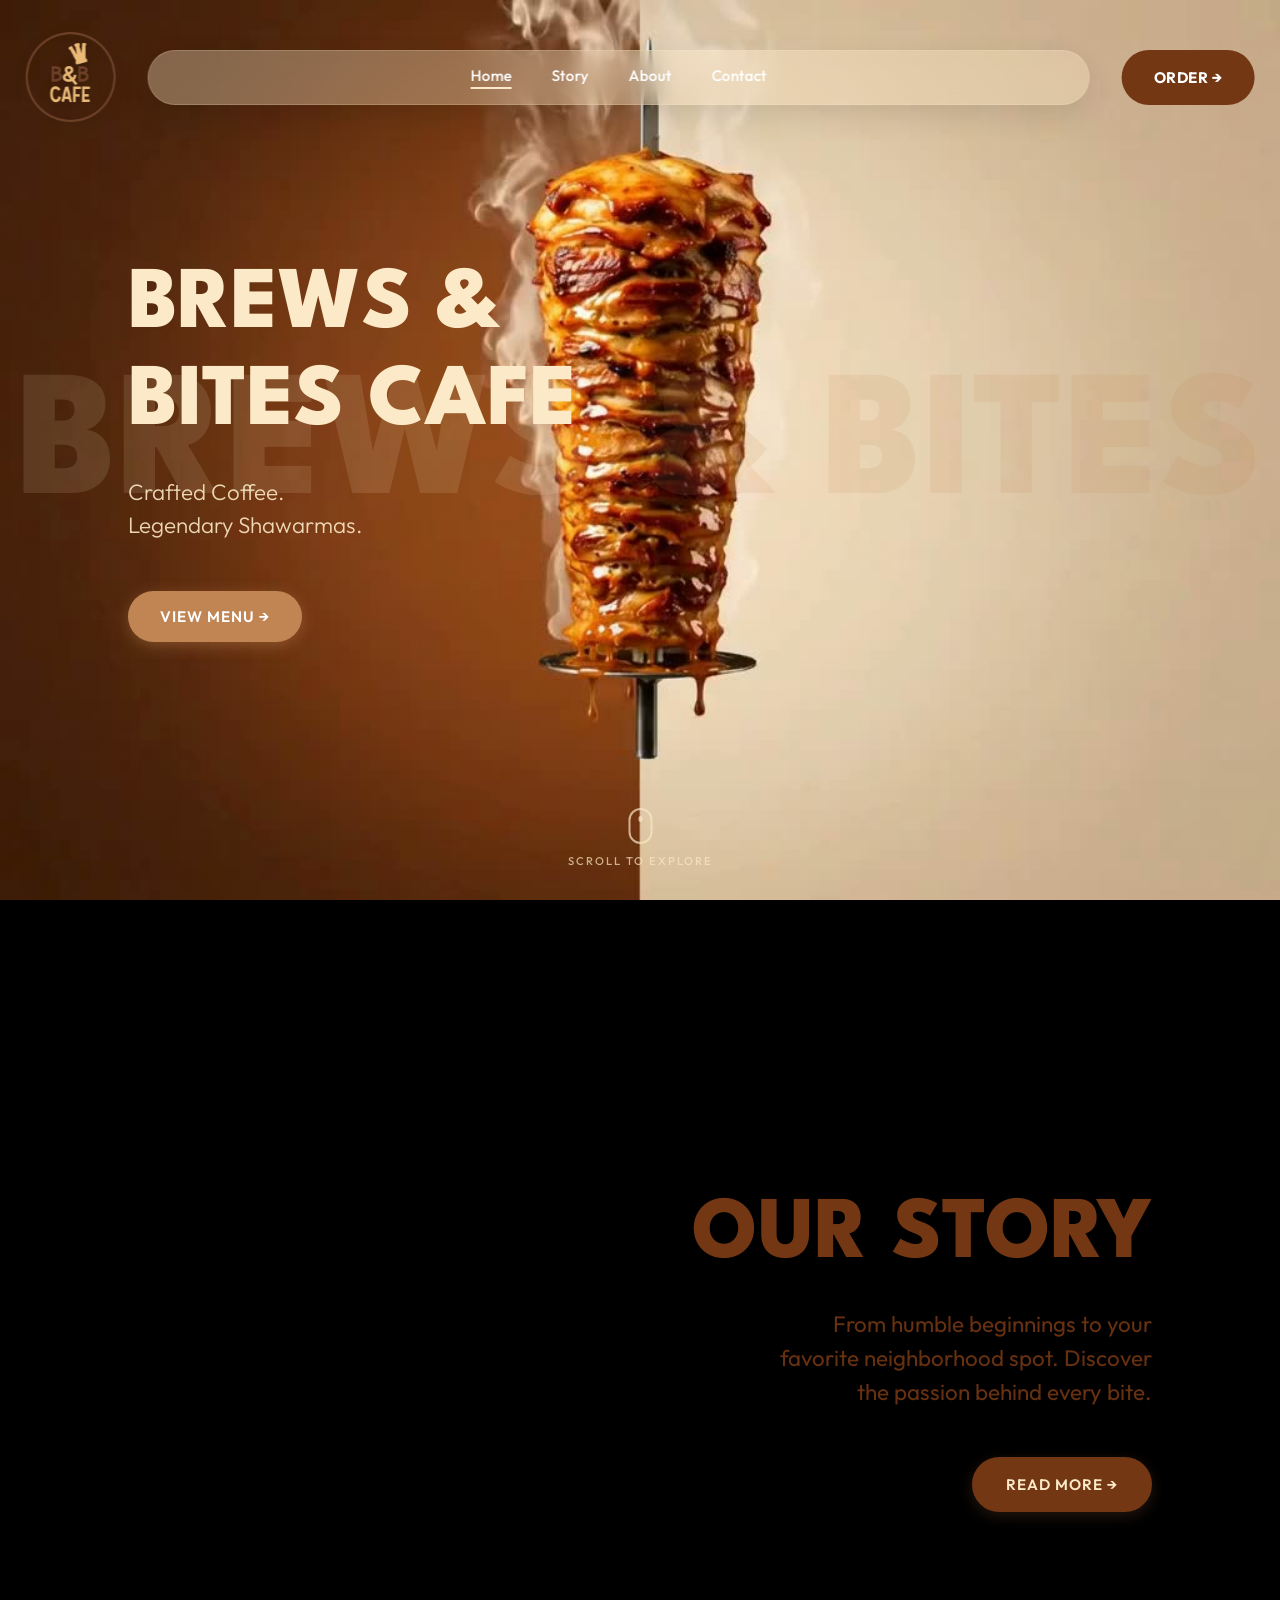
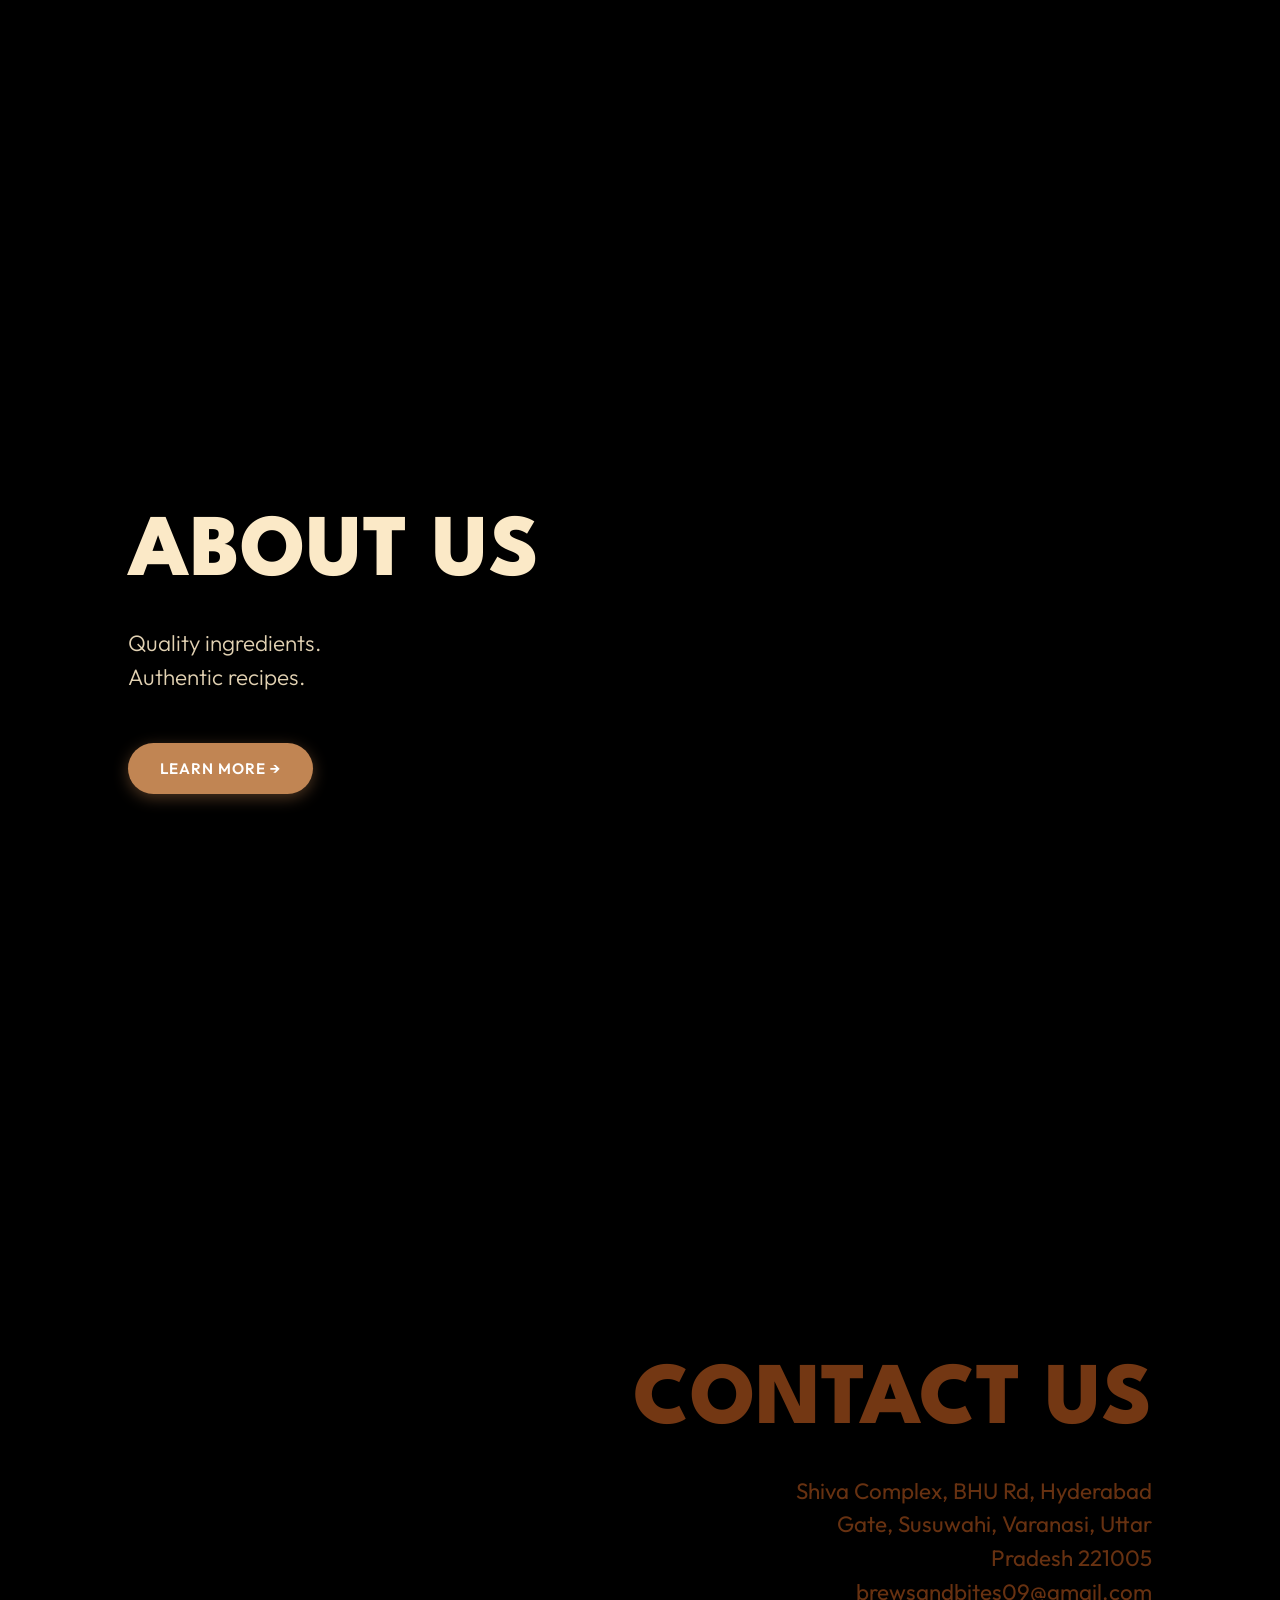
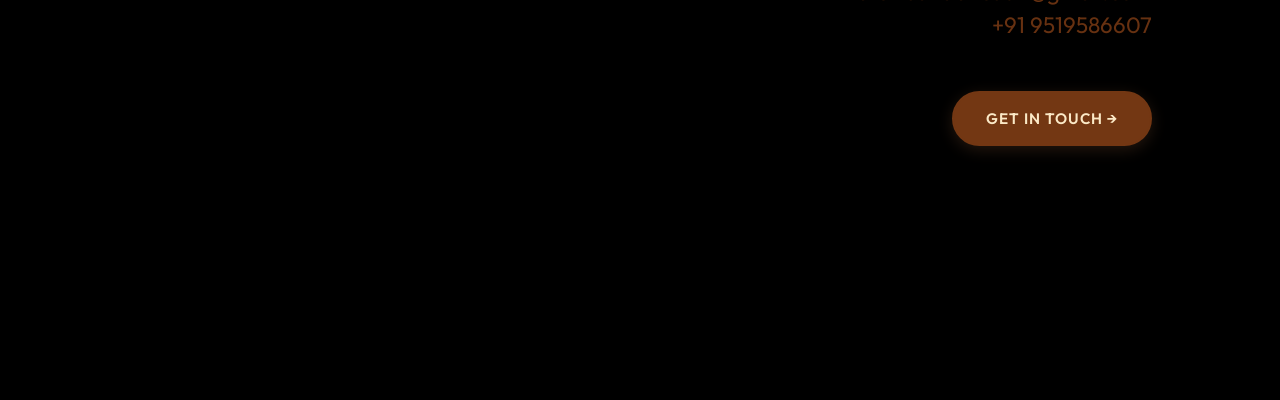
<file: index.html>
<!DOCTYPE html>
<html lang="en">
<head>
    <meta charset="UTF-8">
    <meta name="viewport" content="width=device-width, initial-scale=1.0">
    <title>BB Cafe - Premium Shawarma</title>
    <link rel="stylesheet" href="style.css">
    
    <!-- Premium Typography -->
    <link rel="preconnect" href="https://fonts.googleapis.com">
    <link rel="preconnect" href="https://fonts.gstatic.com" crossorigin>
    <link href="https://fonts.googleapis.com/css2?family=League+Spartan:wght@800&family=Outfit:wght@300;400;500;600&family=Playfair+Display:ital,wght@0,400;0,600;0,700;1,400&display=swap" rel="stylesheet">
</head>
<body>
    <!-- Background Canvas for Scroll Animation -->
    <div class="canvas-container">
        <canvas id="hero-lightpass"></canvas>
    </div>

    <!-- Giant Background Text Overlay (Decorative) -->
    <div class="bg-typography">BREWS & BITES</div>

    <!-- Header Container -->
    <header class="header-container">
        <a href="#home" class="nav-logo">
            <img src="logo.png" alt="BB Cafe Logo">
        </a>
        
        <nav class="navbar">
            <div class="nav-links">
                <a href="#home" class="active">Home</a>
                <a href="story.html">Story</a>
                <a href="about.html">About</a>
                <a href="contact.html">Contact</a>
            </div>
        </nav>
        
        <a href="https://qrmenu.swadho.com/b/tVvFWf5lVhKQgfL3sAxL" target="_blank" class="nav-button">ORDER &rarr;</a>
        
        <button class="menu-toggle-btn" id="menu-toggle-btn">MENU</button>
    </header>

    <!-- Pop-out Mobile Menu Box -->
    <div class="mobile-dropdown" id="mobile-dropdown">
        <div class="dropdown-logo">
            <img src="logo.png" alt="BB Cafe Logo">
        </div>
        <div class="dropdown-links">
            <a href="#home" class="active">Home</a>
            <a href="story.html" >Story</a>
            <a href="about.html" >About</a>
            <a href="contact.html" >Contact</a>
        </div>
        <a href="https://qrmenu.swadho.com/b/tVvFWf5lVhKQgfL3sAxL" target="_blank" class="dropdown-order-btn">ORDER &rarr;</a>
    </div>

    <!-- Scroll Indicator -->
    <div class="scroll-indicator">
        <div class="mouse-icon"></div>
        <span>SCROLL TO EXPLORE</span>
    </div>



    <!-- Content Sections (Triggers for the nav logic) -->
    <main>
        <section class="section" id="home">
            <div class="left-content">
                <h1 class="main-heading">BREWS &<br>BITES CAFE</h1>
                <p class="sub-heading">Crafted Coffee.<br>Legendary Shawarmas.</p>
                <div class="cta-group">
                    <a href="https://qrmenu.swadho.com/b/tVvFWf5lVhKQgfL3sAxL" target="_blank" class="btn btn-primary">VIEW MENU &rarr;</a>
                </div>
            </div>
        </section>

        <!-- SECTION 2: Story -->
        <section class="section" id="story">
            <div class="right-content caramel-text">
                <h2 class="main-heading">OUR STORY</h2>
                <p class="sub-heading">From humble beginnings to your favorite neighborhood spot. Discover the passion behind every bite.</p>
                <div class="cta-group">
                    <a href="story.html" class="btn btn-primary btn-caramel">READ MORE &rarr;</a>
                </div>
            </div>
        </section>

        <!-- SECTION 3: About -->
        <section class="section" id="about">
            <div class="left-content">
                <h2 class="main-heading">ABOUT US</h2>
                <p class="sub-heading">Quality ingredients.<br>Authentic recipes.</p>
                <div class="cta-group">
                    <a href="about.html" class="btn btn-primary">LEARN MORE &rarr;</a>
                </div>
            </div>
        </section>

        <!-- SECTION 4: Contact -->
        <section class="section" id="contact">
            <div class="right-content caramel-text">
                <h2 class="main-heading">CONTACT US</h2>
                <p class="sub-heading">Shiva Complex, BHU Rd, Hyderabad Gate, Susuwahi, Varanasi, Uttar Pradesh 221005<br>brewsandbites09@gmail.com<br>+91 9519586607</p>
                <div class="cta-group">
                    <a href="contact.html" class="btn btn-primary btn-caramel">GET IN TOUCH &rarr;</a>
                </div>
            </div>
        </section>
    </main>

    <script src="script.js"></script>
</body>
</html>
</file>
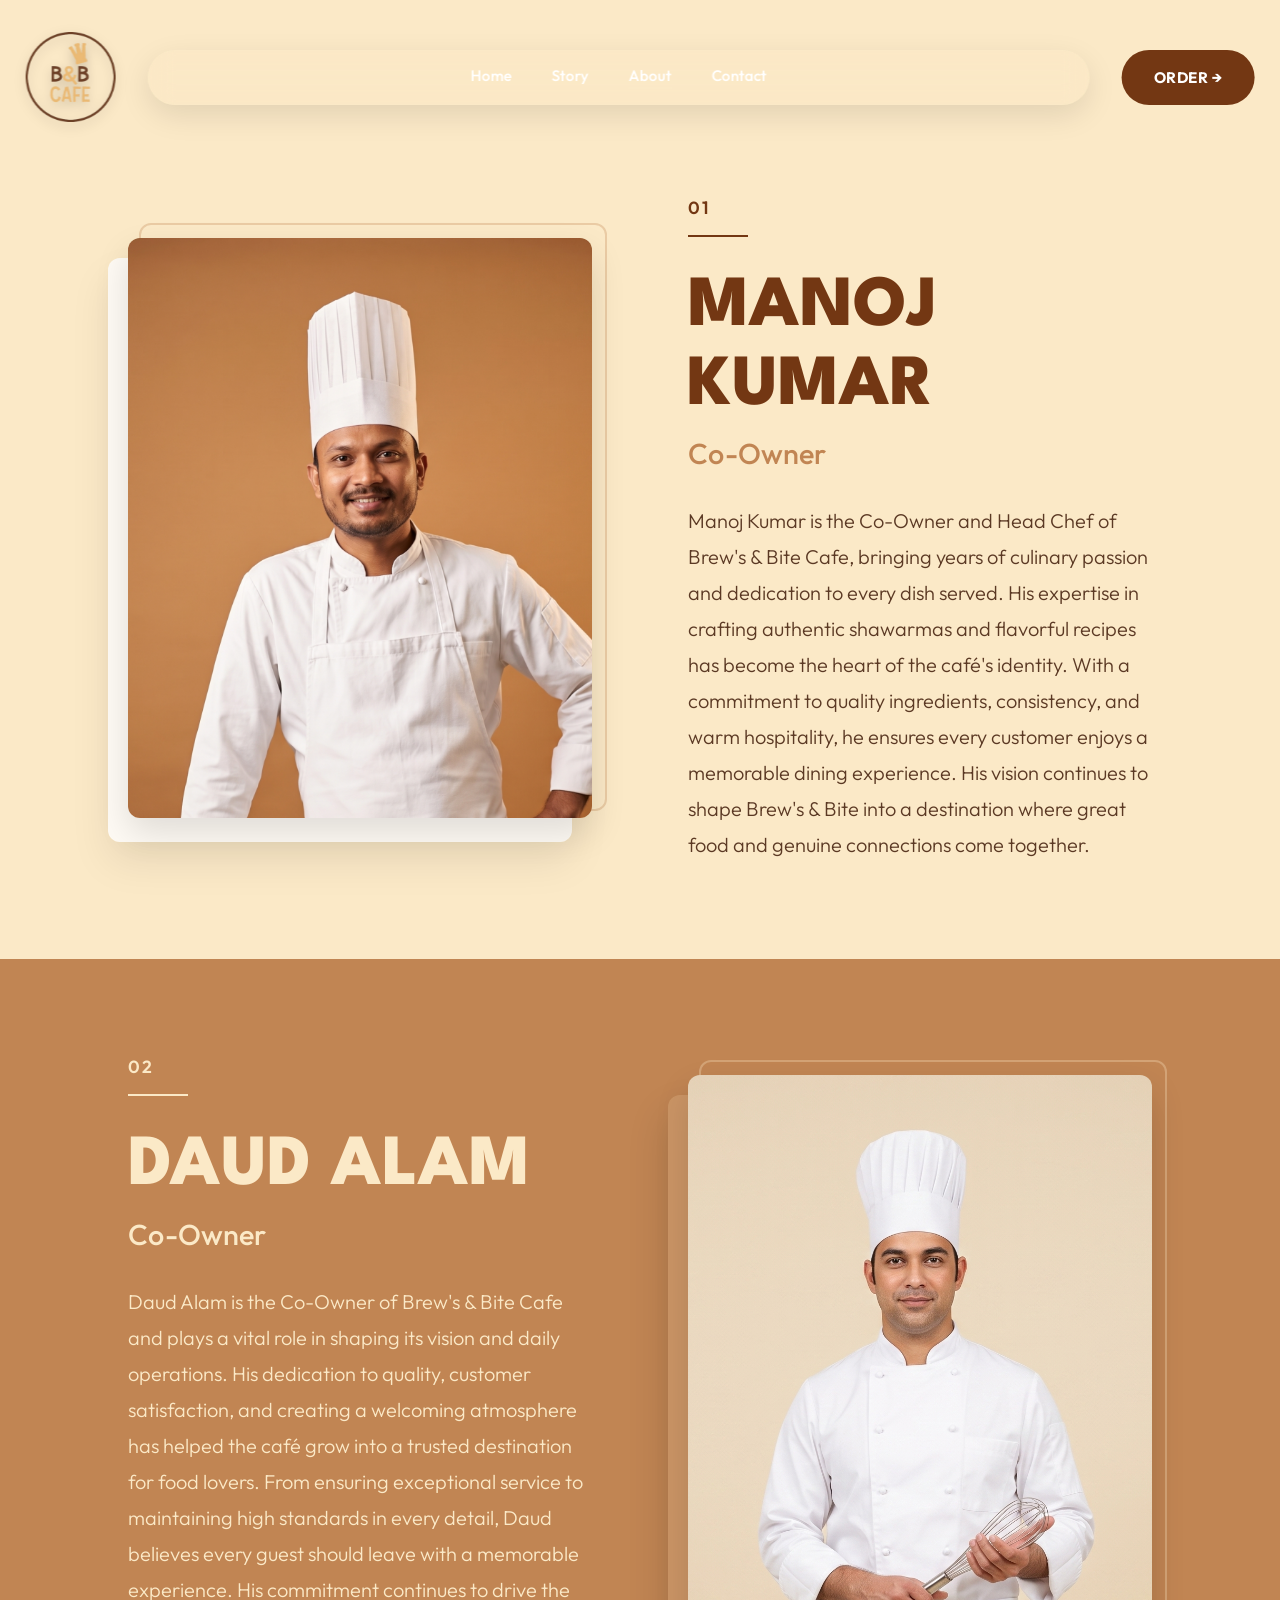
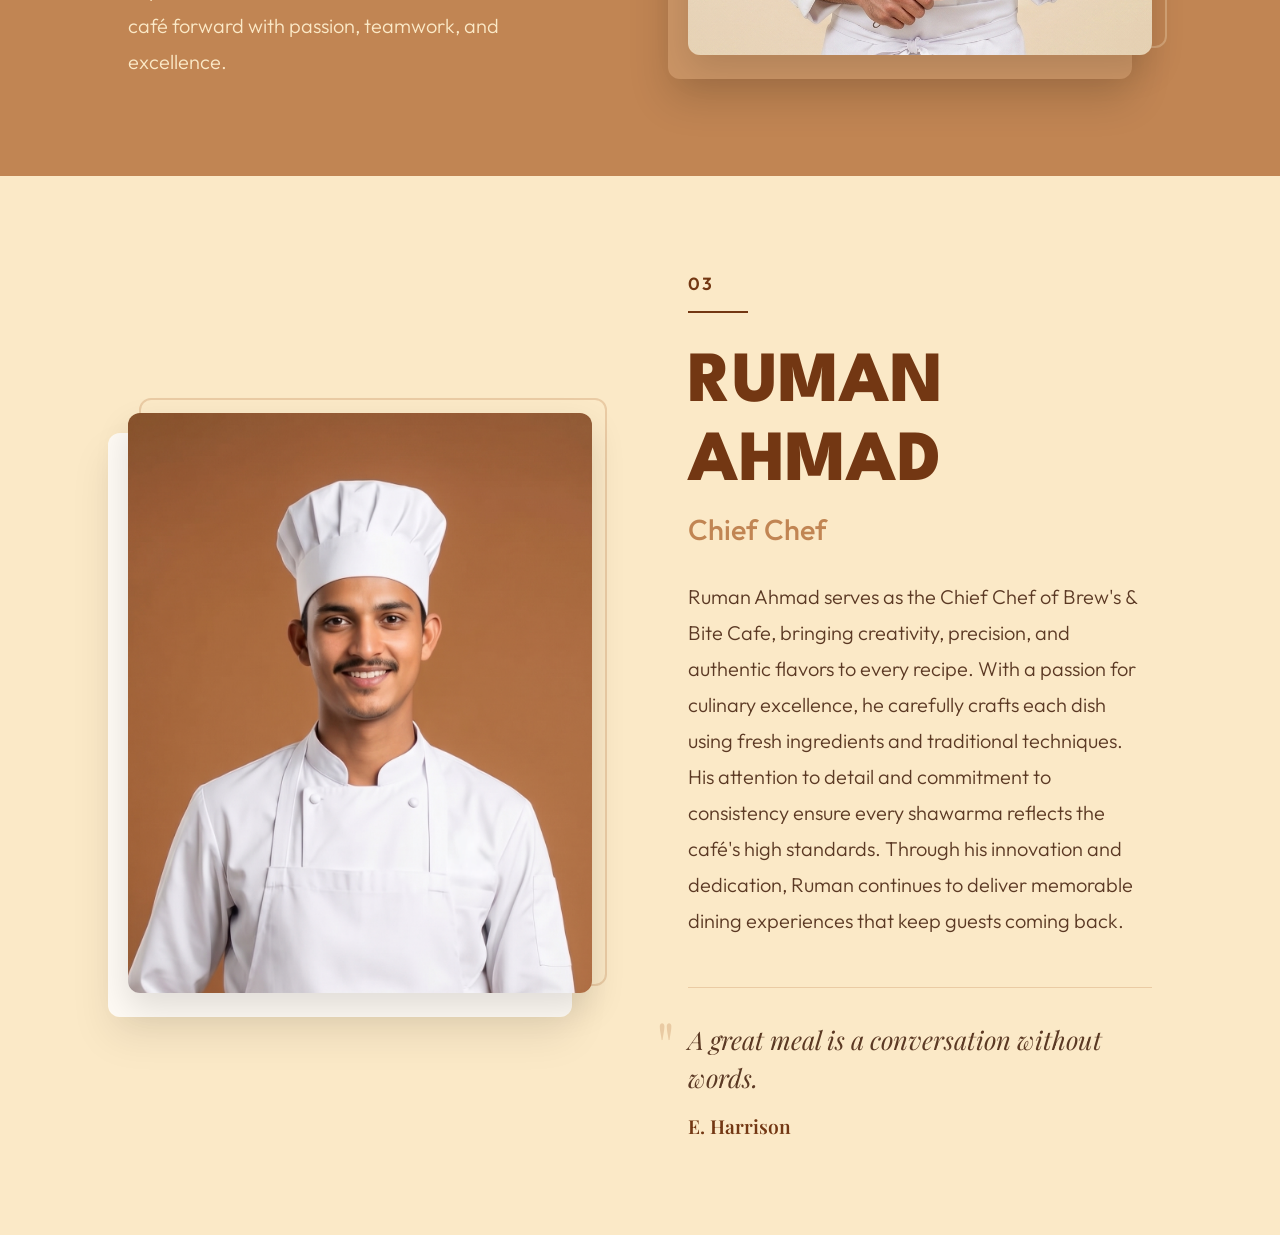
<file: about.html>
<!DOCTYPE html>
<html lang="en">
<head>
    <meta charset="UTF-8">
    <meta name="viewport" content="width=device-width, initial-scale=1.0">
    <title>About Us | BB Cafe</title>
    <!-- Base styles for header and fonts -->
    <link rel="stylesheet" href="style.css">
    <!-- Specific styles for the About page -->
    <link rel="stylesheet" href="about.css">
    
    <!-- Premium Typography -->
    <link rel="preconnect" href="https://fonts.googleapis.com">
    <link rel="preconnect" href="https://fonts.gstatic.com" crossorigin>
    <link href="https://fonts.googleapis.com/css2?family=League+Spartan:wght@800&family=Outfit:wght@300;400;500;600&family=Playfair+Display:ital,wght@0,400;0,600;0,700;1,400&display=swap" rel="stylesheet">
</head>
<body>
    <!-- Header Container -->
    <header class="header-container">
        <a href="index.html" class="nav-logo">
            <img src="logo.png" alt="BB Cafe Logo">
        </a>
        
        <nav class="navbar">
            <div class="nav-links">
                <a href="index.html">Home</a>
                <a href="story.html">Story</a>
                <a href="about.html" class="active">About</a>
                <a href="contact.html">Contact</a>
            </div>
        </nav>
        
        <a href="https://qrmenu.swadho.com/b/tVvFWf5lVhKQgfL3sAxL" target="_blank" class="nav-button">ORDER &rarr;</a>
        
        <button class="menu-toggle-btn" id="menu-toggle-btn">MENU</button>
    </header>

    <!-- Pop-out Mobile Menu Box -->
    <div class="mobile-dropdown" id="mobile-dropdown">
        <div class="dropdown-logo">
            <img src="logo.png" alt="BB Cafe Logo">
        </div>
        <div class="dropdown-links">
            <a href="index.html" >Home</a>
            <a href="story.html" >Story</a>
            <a href="about.html" class="active">About</a>
            <a href="contact.html" >Contact</a>
        </div>
        <a href="https://qrmenu.swadho.com/b/tVvFWf5lVhKQgfL3sAxL" target="_blank" class="dropdown-order-btn">ORDER &rarr;</a>
    </div>

    <main class="about-container">
        <!-- CARD 1: Cream -->
        <section class="editorial-card theme-cream" id="card-1">
            <div class="card-layout">
                <!-- Image on LEFT -->
                <div class="card-visual visual-left pre-anim-slide-right">
                    <div class="layered-frame">
                        <img src="manoj-kumar.png" alt="Manoj Kumar" class="parallax-image">
                    </div>
                </div>
                <!-- Content on RIGHT -->
                <div class="card-content content-right">
                    <div class="section-number pre-anim-fade">01</div>
                    <div class="accent-line pre-anim-scale-x"></div>
                    <h2 class="card-heading pre-anim-fade-up delay-1" style="margin-bottom: 0.5rem;">MANOJ KUMAR</h2>
                    <h3 class="card-subheading pre-anim-fade-up delay-1">Co-Owner</h3>
                    <p class="card-body pre-anim-fade-up delay-2">
                        Manoj Kumar is the Co-Owner and Head Chef of Brew's & Bite Cafe, bringing years of culinary passion and dedication to every dish served. His expertise in crafting authentic shawarmas and flavorful recipes has become the heart of the café's identity. With a commitment to quality ingredients, consistency, and warm hospitality, he ensures every customer enjoys a memorable dining experience. His vision continues to shape Brew's & Bite into a destination where great food and genuine connections come together.
                    </p>
                </div>
            </div>
        </section>

        <!-- CARD 2: Caramel -->
        <section class="editorial-card theme-caramel" id="card-2">
            <div class="card-layout">
                <!-- Content on LEFT -->
                <div class="card-content content-left">
                    <div class="section-number pre-anim-fade">02</div>
                    <div class="accent-line pre-anim-scale-x"></div>
                    <h2 class="card-heading pre-anim-fade-up delay-1" style="margin-bottom: 0.5rem;">DAUD ALAM</h2>
                    <h3 class="card-subheading pre-anim-fade-up delay-1">Co-Owner</h3>
                    <p class="card-body pre-anim-fade-up delay-2">
                        Daud Alam is the Co-Owner of Brew's & Bite Cafe and plays a vital role in shaping its vision and daily operations. His dedication to quality, customer satisfaction, and creating a welcoming atmosphere has helped the café grow into a trusted destination for food lovers. From ensuring exceptional service to maintaining high standards in every detail, Daud believes every guest should leave with a memorable experience. His commitment continues to drive the café forward with passion, teamwork, and excellence.
                    </p>
                </div>
                <!-- Image on RIGHT -->
                <div class="card-visual visual-right pre-anim-slide-left">
                    <div class="layered-frame">
                        <img src="Daud Alam.png" alt="Daud Alam" class="parallax-image">
                    </div>
                </div>
            </div>
        </section>

        <!-- CARD 3: Cream -->
        <section class="editorial-card theme-cream" id="card-3">
            <div class="card-layout">
                <!-- Image on LEFT -->
                <div class="card-visual visual-left pre-anim-slide-right">
                    <div class="layered-frame">
                        <img src="Ruman Ahmad.png" alt="Ruman Ahmad" class="parallax-image">
                    </div>
                </div>
                <!-- Content on RIGHT -->
                <div class="card-content content-right">
                    <div class="section-number pre-anim-fade">03</div>
                    <div class="accent-line pre-anim-scale-x"></div>
                    <h2 class="card-heading pre-anim-fade-up delay-1" style="margin-bottom: 0.5rem;">RUMAN AHMAD</h2>
                    <h3 class="card-subheading pre-anim-fade-up delay-1">Chief Chef</h3>
                    <p class="card-body pre-anim-fade-up delay-2">
                        Ruman Ahmad serves as the Chief Chef of Brew's & Bite Cafe, bringing creativity, precision, and authentic flavors to every recipe. With a passion for culinary excellence, he carefully crafts each dish using fresh ingredients and traditional techniques. His attention to detail and commitment to consistency ensure every shawarma reflects the café's high standards. Through his innovation and dedication, Ruman continues to deliver memorable dining experiences that keep guests coming back.
                    </p>
                    <div class="founder-quote pre-anim-fade delay-3">
                        <div class="quote-icon">"</div>
                        <p class="quote-text">A great meal is a conversation without words.</p>
                        <div class="signature">E. Harrison</div>
                    </div>
                </div>
            </div>
        </section>
    </main>

    <script src="about.js"></script>
</body>
</html>
</file>
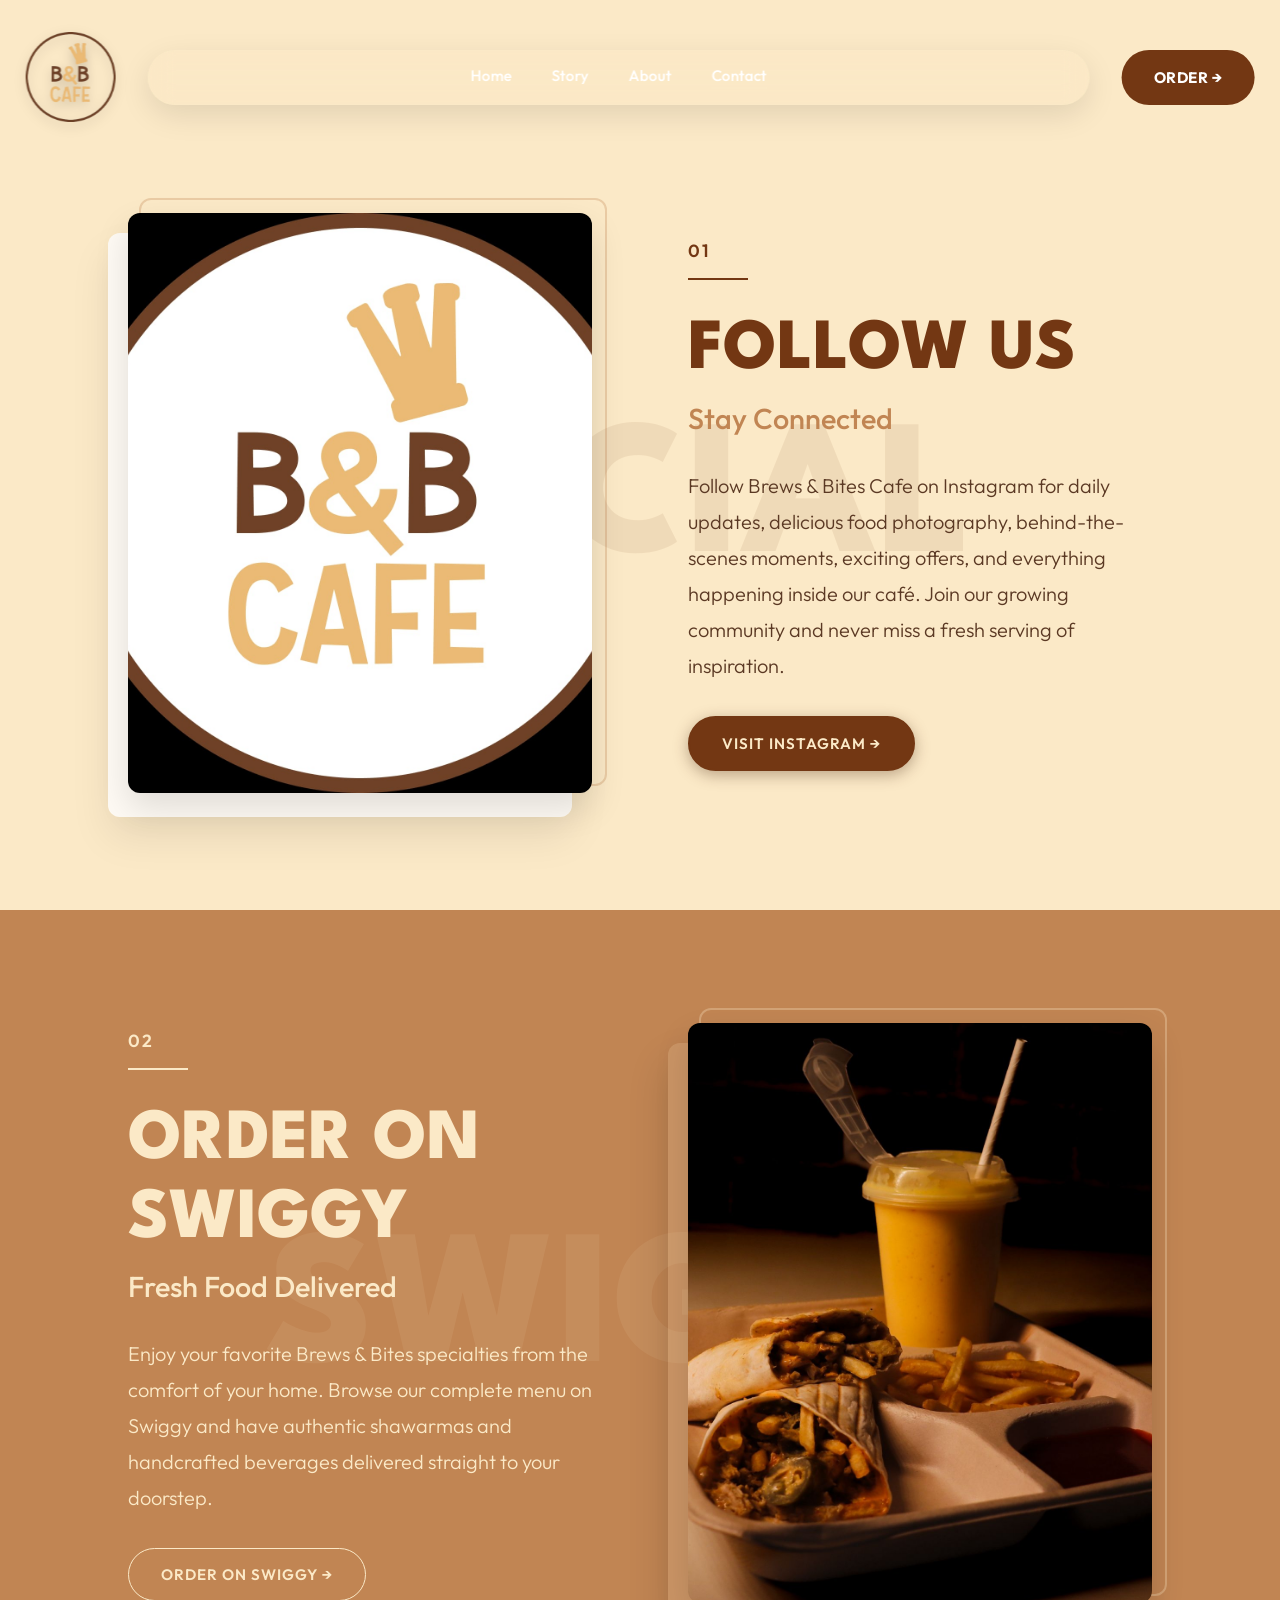
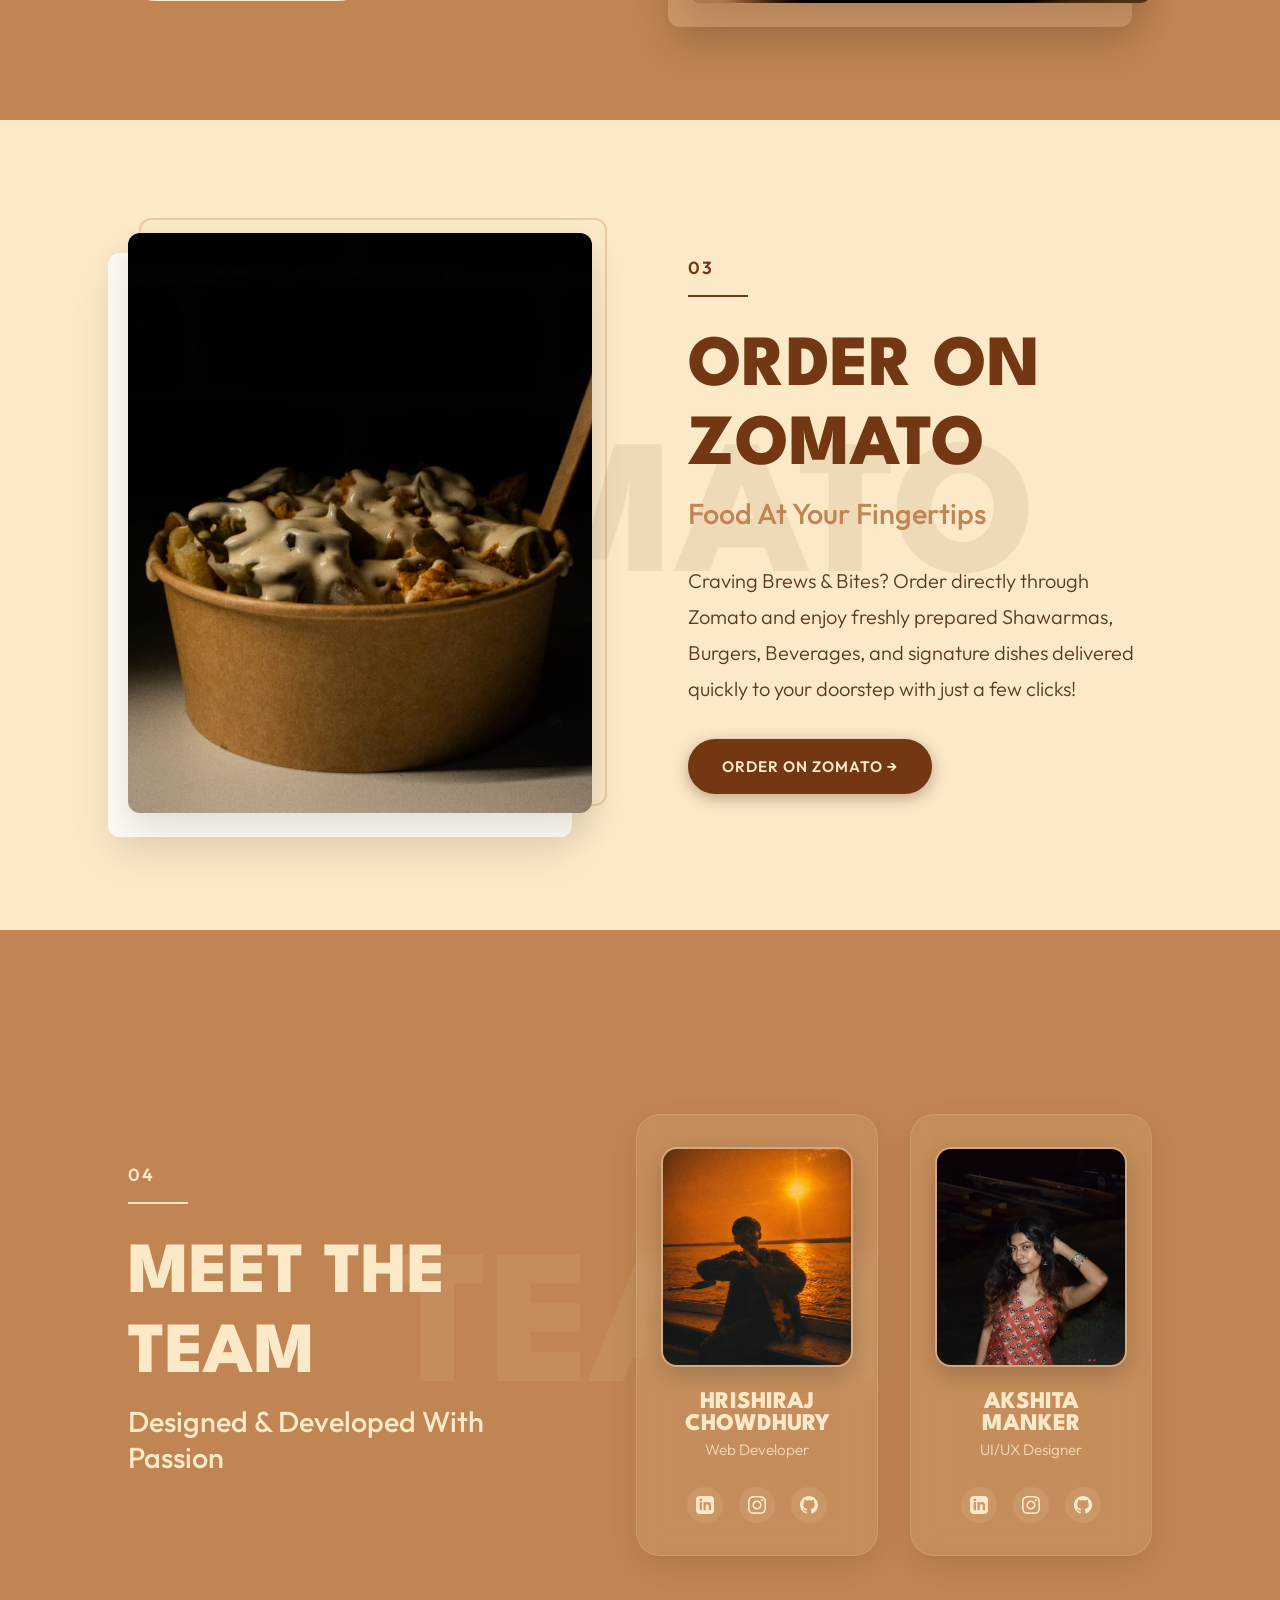
<file: contact.html>
<!DOCTYPE html>
<html lang="en">
<head>
    <meta charset="UTF-8">
    <meta name="viewport" content="width=device-width, initial-scale=1.0">
    <title>Contact Us | BB Cafe</title>
    <link rel="stylesheet" href="style.css">
    <link rel="stylesheet" href="about.css">
    
    <link rel="preconnect" href="https://fonts.googleapis.com">
    <link rel="preconnect" href="https://fonts.gstatic.com" crossorigin>
    <link href="https://fonts.googleapis.com/css2?family=League+Spartan:wght@800&family=Outfit:wght@300;400;500;600&family=Playfair+Display:ital,wght@0,400;0,600;0,700;1,400&display=swap" rel="stylesheet">
</head>
<body>
    <header class="header-container">
        <a href="index.html" class="nav-logo">
            <img src="logo.png" alt="BB Cafe Logo">
        </a>
        <nav class="navbar">
            <div class="nav-links">
                <a href="index.html">Home</a>
                <a href="story.html">Story</a>
                <a href="about.html">About</a>
                <a href="contact.html" class="active">Contact</a>
            </div>
        </nav>
        <a href="https://qrmenu.swadho.com/b/tVvFWf5lVhKQgfL3sAxL" target="_blank" class="nav-button">ORDER &rarr;</a>
        <button class="menu-toggle-btn" id="menu-toggle-btn">MENU</button>
    </header>

    <!-- Pop-out Mobile Menu Box -->
    <div class="mobile-dropdown" id="mobile-dropdown">
        <div class="dropdown-logo">
            <img src="logo.png" alt="BB Cafe Logo">
        </div>
        <div class="dropdown-links">
            <a href="index.html">Home</a>
            <a href="story.html">Story</a>
            <a href="about.html">About</a>
            <a href="contact.html" class="active">Contact</a>
        </div>
        <a href="https://qrmenu.swadho.com/b/tVvFWf5lVhKQgfL3sAxL" target="_blank" class="dropdown-order-btn">ORDER &rarr;</a>
    </div>

    <main class="about-container">
        <!-- SECTION 1: Cream -->
        <section class="editorial-card theme-cream" id="card-1">
            <div class="bg-word">SOCIAL</div>
            <div class="card-layout">
                <div class="card-visual visual-left pre-anim-slide-right">
                    <div class="layered-frame">
                        <img src="insta.jpg" alt="Instagram Cafe Lifestyle" class="parallax-image">
                    </div>
                </div>
                <div class="card-content content-right">
                    <div class="section-number pre-anim-fade">01</div>
                    <div class="accent-line pre-anim-scale-x"></div>
                    <h2 class="card-heading pre-anim-fade-up delay-1" style="margin-bottom: 0.5rem;">FOLLOW US</h2>
                    <h3 class="card-subheading pre-anim-fade-up delay-1">Stay Connected</h3>
                    <p class="card-body pre-anim-fade-up delay-2">
                        Follow Brews & Bites Cafe on Instagram for daily updates, delicious food photography, behind-the-scenes moments, exciting offers, and everything happening inside our café. Join our growing community and never miss a fresh serving of inspiration.
                    </p>
                    <div class="cta-group pre-anim-fade delay-3" style="margin-top: 2rem;">
                        <a href="https://www.instagram.com/brewsandbites.india/" target="_blank" class="btn btn-caramel">VISIT INSTAGRAM &rarr;</a>
                    </div>
                </div>
            </div>
        </section>

        <!-- SECTION 2: Caramel -->
        <section class="editorial-card theme-caramel" id="card-2">
            <div class="bg-word">SWIGGY</div>
            <div class="card-layout">
                <div class="card-content content-left">
                    <div class="section-number pre-anim-fade">02</div>
                    <div class="accent-line pre-anim-scale-x"></div>
                    <h2 class="card-heading pre-anim-fade-up delay-1" style="margin-bottom: 0.5rem;">ORDER ON SWIGGY</h2>
                    <h3 class="card-subheading pre-anim-fade-up delay-1">Fresh Food Delivered</h3>
                    <p class="card-body pre-anim-fade-up delay-2">
                        Enjoy your favorite Brews & Bites specialties from the comfort of your home. Browse our complete menu on Swiggy and have authentic shawarmas and handcrafted beverages delivered straight to your doorstep.
                    </p>
                    <div class="cta-group pre-anim-fade delay-3" style="margin-top: 2rem;">
                        <a href="https://www.swiggy.com/menu/1311530?source=sharing&utm_source=ig&utm_medium=social&utm_content=link_in_bio&fbclid=PAZXh0bgNhZW0CMTEAc3J0YwZhcHBfaWQPOTM2NjE5NzQzMzkyNDU5AAGn5_zjLX_x-we-YUH_8LzqImNyQtkhdwQzaoj0FeOh5NWC1KPS3wPEKq4gSKE_aem_0u-v7LbmJIdZc3Fmn3bJfQ" target="_blank" class="btn btn-secondary" style="border-color: var(--cream); color: var(--cream);">ORDER ON SWIGGY &rarr;</a>
                    </div>
                </div>
                <div class="card-visual visual-right pre-anim-slide-left">
                    <div class="layered-frame">
                        <img src="swiggy.jpg" alt="Food Delivery" class="parallax-image">
                    </div>
                </div>
            </div>
        </section>

        <!-- SECTION 3: Cream -->
        <section class="editorial-card theme-cream" id="card-3">
            <div class="bg-word">ZOMATO</div>
            <div class="card-layout">
                <div class="card-visual visual-left pre-anim-slide-right">
                    <div class="layered-frame">
                        <img src="zomato.jpg" alt="Zomato Food Showcase" class="parallax-image">
                    </div>
                </div>
                <div class="card-content content-right">
                    <div class="section-number pre-anim-fade">03</div>
                    <div class="accent-line pre-anim-scale-x"></div>
                    <h2 class="card-heading pre-anim-fade-up delay-1" style="margin-bottom: 0.5rem;">ORDER ON ZOMATO</h2>
                    <h3 class="card-subheading pre-anim-fade-up delay-1">Food At Your Fingertips</h3>
                    <p class="card-body pre-anim-fade-up delay-2">
                        Craving Brews & Bites? Order directly through Zomato and enjoy freshly prepared Shawarmas, Burgers, Beverages, and signature dishes delivered quickly to your doorstep with just a few clicks!
                    </p>
                    <div class="cta-group pre-anim-fade delay-3" style="margin-top: 2rem;">
                        <a href="https://www.zomato.com/?utm_medium=social&utm_content=link_in_bio&fbclid=PAZXh0bgNhZW0CMTEAc3J0YwZhcHBfaWQPOTM2NjE5NzQzMzkyNDU5AAGnWNGeQbnkw0Swmf3Xzc_gYU1-f2snKo-PNju3eBHkDA4rs0HWxBrNq8CdyM8_aem_tibT7VI__AsY4DiksY6njw&utm_source=ig" target="_blank" class="btn btn-caramel">ORDER ON ZOMATO &rarr;</a>
                    </div>
                </div>
            </div>
        </section>

        <!-- SECTION 4: Caramel -->
        <section class="editorial-card theme-caramel" id="card-4">
            <div class="bg-word">TEAM</div>
            <div class="card-layout team-layout">
                <div class="card-content content-left" style="flex: 0.8;">
                    <div class="section-number pre-anim-fade">04</div>
                    <div class="accent-line pre-anim-scale-x"></div>
                    <h2 class="card-heading pre-anim-fade-up delay-1" style="margin-bottom: 0.5rem;">MEET THE TEAM</h2>
                    <h3 class="card-subheading pre-anim-fade-up delay-1">Designed & Developed With Passion</h3>
                </div>
                <div class="card-visual visual-right">
                    <div class="team-grid">
                        <!-- Profile Card 1 -->
                        <div class="profile-card pre-anim-fade-up delay-4">
                            <img src="Hrishi-XrayDx.png" alt="Hrishiraj Chowdhury" class="profile-image">
                            <h4 class="profile-name">Hrishiraj<br>Chowdhury</h4>
                            <p class="profile-desc">Web Developer</p>
                            <div class="social-links">
                                <a href="https://www.linkedin.com/in/hrishirajchowdhury/" target="_blank" class="social-icon">
                                    <svg viewBox="0 0 24 24"><path d="M19 0h-14c-2.761 0-5 2.239-5 5v14c0 2.761 2.239 5 5 5h14c2.762 0 5-2.239 5-5v-14c0-2.761-2.238-5-5-5zm-11 19h-3v-11h3v11zm-1.5-12.268c-.966 0-1.75-.79-1.75-1.764s.784-1.764 1.75-1.764 1.75.79 1.75 1.764-.783 1.764-1.75 1.764zm13.5 12.268h-3v-5.604c0-3.368-4-3.113-4 0v5.604h-3v-11h3v1.765c1.396-2.586 7-2.777 7 2.476v6.759z"/></svg>
                                </a>
                                <a href="https://www.instagram.com/hrishhiii__/" target="_blank" class="social-icon">
                                    <svg viewBox="0 0 24 24"><path d="M12 2.163c3.204 0 3.584.012 4.85.07 3.252.148 4.771 1.691 4.919 4.919.058 1.265.069 1.645.069 4.849 0 3.205-.012 3.584-.069 4.849-.149 3.225-1.664 4.771-4.919 4.919-1.266.058-1.644.07-4.85.07-3.204 0-3.584-.012-4.849-.07-3.26-.149-4.771-1.699-4.919-4.92-.058-1.265-.07-1.644-.07-4.849 0-3.204.013-3.583.07-4.849.149-3.227 1.664-4.771 4.919-4.919 1.266-.057 1.645-.069 4.849-.069zm0-2.163c-3.259 0-3.667.014-4.947.072-4.358.2-6.78 2.618-6.98 6.98-.059 1.281-.073 1.689-.073 4.948 0 3.259.014 3.668.072 4.948.2 4.358 2.618 6.78 6.98 6.98 1.281.058 1.689.072 4.948.072 3.259 0 3.668-.014 4.948-.072 4.354-.2 6.782-2.618 6.979-6.98.059-1.28.073-1.689.073-4.948 0-3.259-.014-3.667-.072-4.947-.196-4.354-2.617-6.78-6.979-6.98-1.281-.059-1.69-.073-4.949-.073zm0 5.838c-3.403 0-6.162 2.759-6.162 6.162s2.759 6.163 6.162 6.163 6.162-2.759 6.162-6.163c0-3.403-2.759-6.162-6.162-6.162zm0 10.162c-2.209 0-4-1.79-4-4 0-2.209 1.791-4 4-4s4 1.791 4 4c0 2.21-1.791 4-4 4zm6.406-11.845c-.796 0-1.441.645-1.441 1.44s.645 1.44 1.441 1.44c.795 0 1.439-.645 1.439-1.44s-.644-1.44-1.439-1.44z"/></svg>
                                </a>
                                <a href="https://github.com/realhrishi" target="_blank" class="social-icon">
                                    <svg viewBox="0 0 24 24"><path d="M12 0c-6.626 0-12 5.373-12 12 0 5.302 3.438 9.8 8.207 11.387.599.111.793-.261.793-.577v-2.234c-3.338.726-4.033-1.416-4.033-1.416-.546-1.387-1.333-1.756-1.333-1.756-1.089-.745.083-.729.083-.729 1.205.084 1.839 1.237 1.839 1.237 1.07 1.834 2.807 1.304 3.492.997.107-.775.418-1.305.762-1.604-2.665-.305-5.467-1.334-5.467-5.931 0-1.311.469-2.381 1.236-3.221-.124-.303-.535-1.524.117-3.176 0 0 1.008-.322 3.301 1.23.957-.266 1.983-.399 3.003-.404 1.02.005 2.047.138 3.006.404 2.291-1.552 3.297-1.23 3.297-1.23.653 1.653.242 2.874.118 3.176.77.84 1.235 1.911 1.235 3.221 0 4.609-2.807 5.624-5.479 5.921.43.372.823 1.102.823 2.222v3.293c0 .319.192.694.801.576 4.765-1.589 8.199-6.086 8.199-11.386 0-6.627-5.373-12-12-12z"/></svg>
                                </a>
                            </div>
                        </div>

                        <!-- Profile Card 2 -->
                        <div class="profile-card pre-anim-fade-up delay-5">
                            <img src="akshita.png" alt="Akshita Manker" class="profile-image">
                            <h4 class="profile-name">Akshita<br>Manker</h4>
                            <p class="profile-desc">UI/UX Designer</p>
                            <div class="social-links">
                                <a href="https://www.linkedin.com/in/akshita-manker-0b5049320/" target="_blank" class="social-icon">
                                    <svg viewBox="0 0 24 24"><path d="M19 0h-14c-2.761 0-5 2.239-5 5v14c0 2.761 2.239 5 5 5h14c2.762 0 5-2.239 5-5v-14c0-2.761-2.238-5-5-5zm-11 19h-3v-11h3v11zm-1.5-12.268c-.966 0-1.75-.79-1.75-1.764s.784-1.764 1.75-1.764 1.75.79 1.75 1.764-.783 1.764-1.75 1.764zm13.5 12.268h-3v-5.604c0-3.368-4-3.113-4 0v5.604h-3v-11h3v1.765c1.396-2.586 7-2.777 7 2.476v6.759z"/></svg>
                                </a>
                                <a href="https://www.instagram.com/akshitamanker/" target="_blank" class="social-icon">
                                    <svg viewBox="0 0 24 24"><path d="M12 2.163c3.204 0 3.584.012 4.85.07 3.252.148 4.771 1.691 4.919 4.919.058 1.265.069 1.645.069 4.849 0 3.205-.012 3.584-.069 4.849-.149 3.225-1.664 4.771-4.919 4.919-1.266.058-1.644.07-4.85.07-3.204 0-3.584-.012-4.849-.07-3.26-.149-4.771-1.699-4.919-4.92-.058-1.265-.07-1.644-.07-4.849 0-3.204.013-3.583.07-4.849.149-3.227 1.664-4.771 4.919-4.919 1.266-.057 1.645-.069 4.849-.069zm0-2.163c-3.259 0-3.667.014-4.947.072-4.358.2-6.78 2.618-6.98 6.98-.059 1.281-.073 1.689-.073 4.948 0 3.259.014 3.668.072 4.948.2 4.358 2.618 6.78 6.98 6.98 1.281.058 1.689.072 4.948.072 3.259 0 3.668-.014 4.948-.072 4.354-.2 6.782-2.618 6.979-6.98.059-1.28.073-1.689.073-4.948 0-3.259-.014-3.667-.072-4.947-.196-4.354-2.617-6.78-6.979-6.98-1.281-.059-1.69-.073-4.949-.073zm0 5.838c-3.403 0-6.162 2.759-6.162 6.162s2.759 6.163 6.162 6.163 6.162-2.759 6.162-6.163c0-3.403-2.759-6.162-6.162-6.162zm0 10.162c-2.209 0-4-1.79-4-4 0-2.209 1.791-4 4-4s4 1.791 4 4c0 2.21-1.791 4-4 4zm6.406-11.845c-.796 0-1.441.645-1.441 1.44s.645 1.44 1.441 1.44c.795 0 1.439-.645 1.439-1.44s-.644-1.44-1.439-1.44z"/></svg>
                                </a>
                                <a href="https://github.com/akshitamanker-creator" target="_blank" class="social-icon">
                                    <svg viewBox="0 0 24 24"><path d="M12 0c-6.626 0-12 5.373-12 12 0 5.302 3.438 9.8 8.207 11.387.599.111.793-.261.793-.577v-2.234c-3.338.726-4.033-1.416-4.033-1.416-.546-1.387-1.333-1.756-1.333-1.756-1.089-.745.083-.729.083-.729 1.205.084 1.839 1.237 1.839 1.237 1.07 1.834 2.807 1.304 3.492.997.107-.775.418-1.305.762-1.604-2.665-.305-5.467-1.334-5.467-5.931 0-1.311.469-2.381 1.236-3.221-.124-.303-.535-1.524.117-3.176 0 0 1.008-.322 3.301 1.23.957-.266 1.983-.399 3.003-.404 1.02.005 2.047.138 3.006.404 2.291-1.552 3.297-1.23 3.297-1.23.653 1.653.242 2.874.118 3.176.77.84 1.235 1.911 1.235 3.221 0 4.609-2.807 5.624-5.479 5.921.43.372.823 1.102.823 2.222v3.293c0 .319.192.694.801.576 4.765-1.589 8.199-6.086 8.199-11.386 0-6.627-5.373-12-12-12z"/></svg>
                                </a>
                            </div>
                        </div>
                    </div>
                </div>
            </div>
        </section>

    </main>

    <script src="about.js"></script>
</body>
</html>
</file>
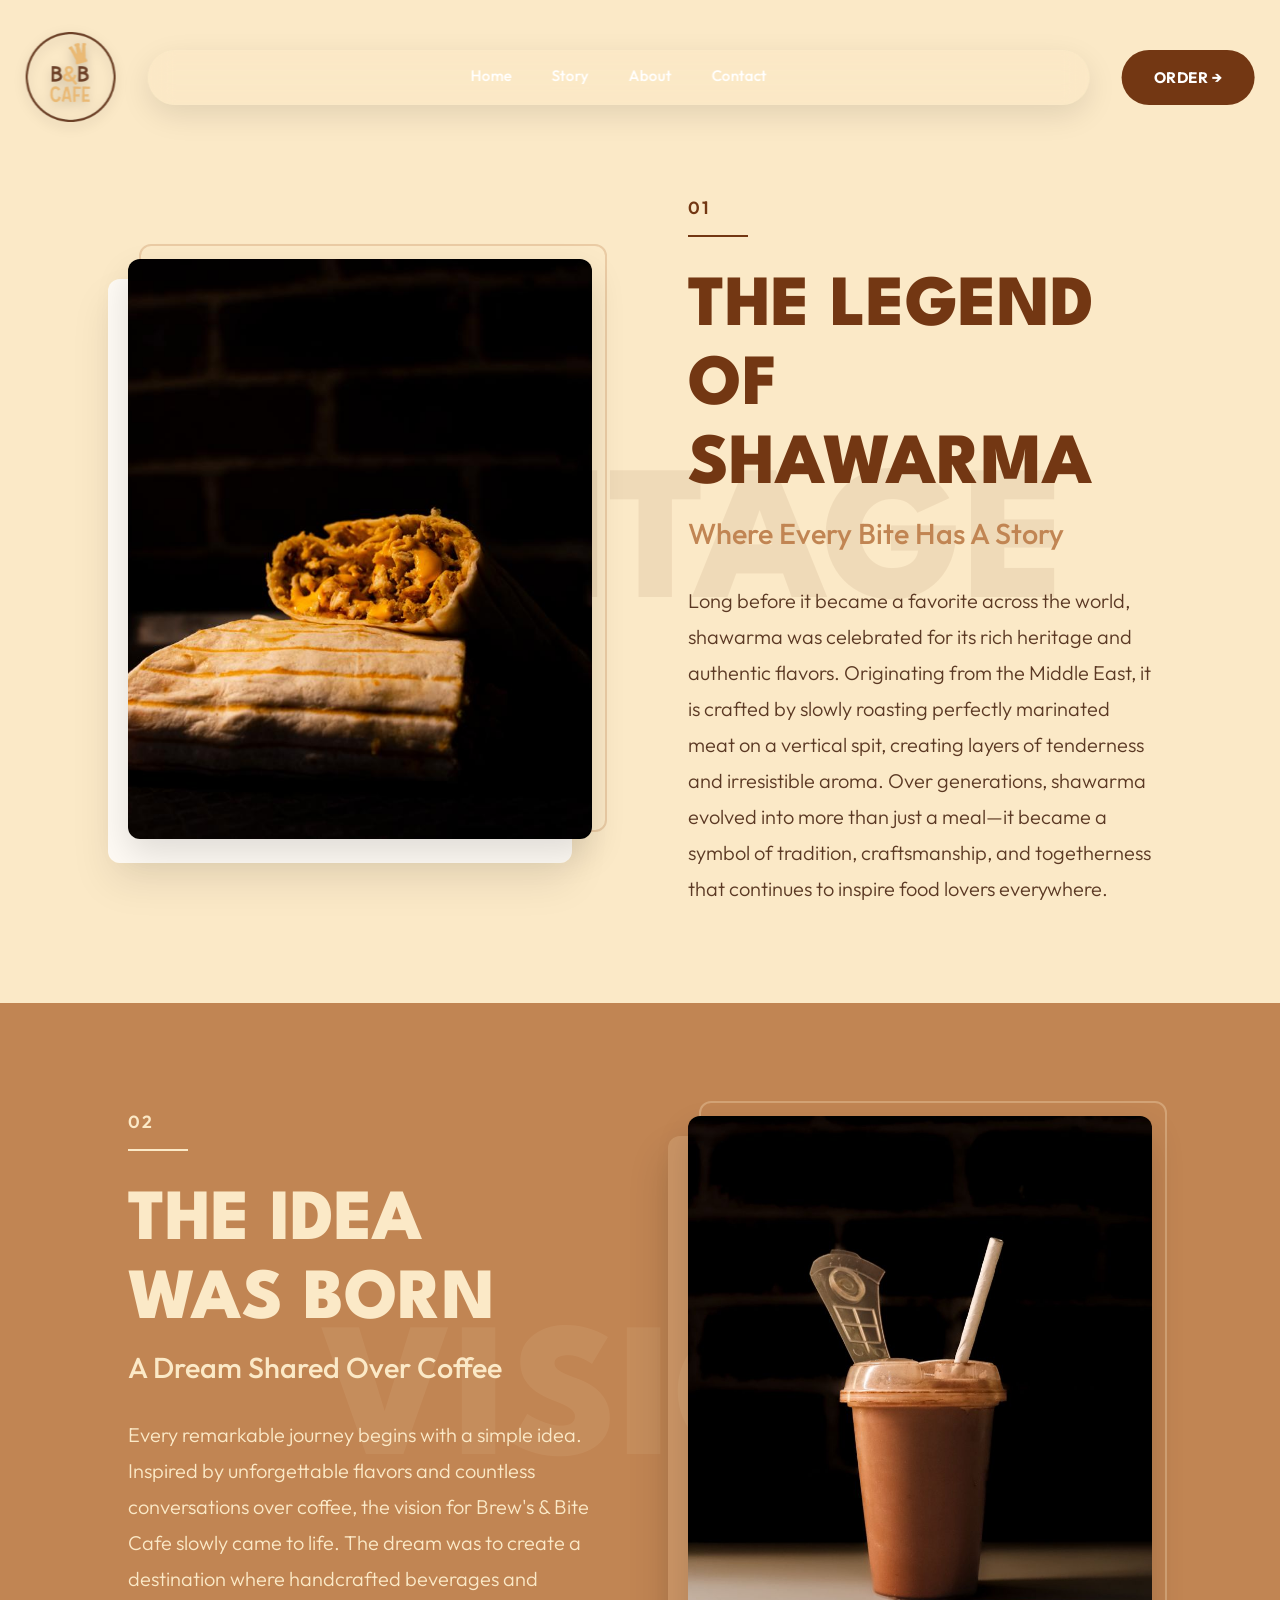
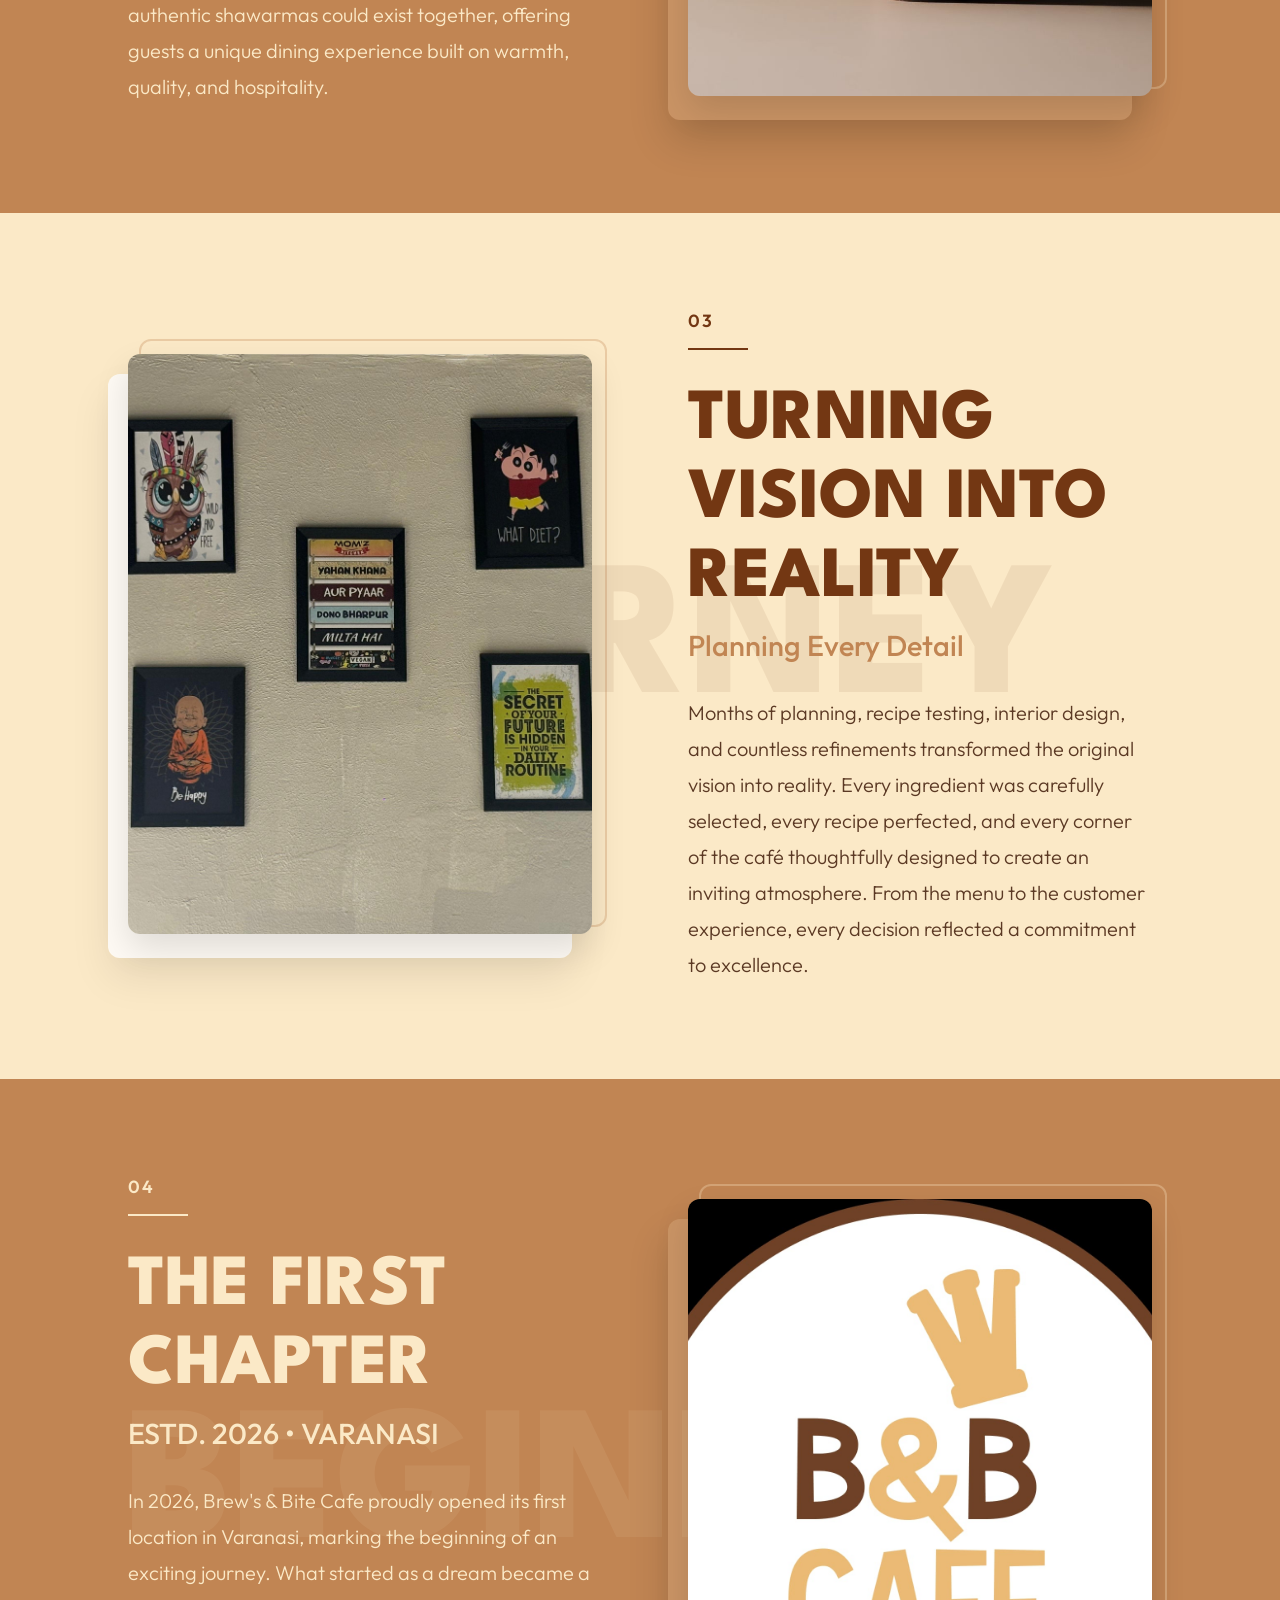
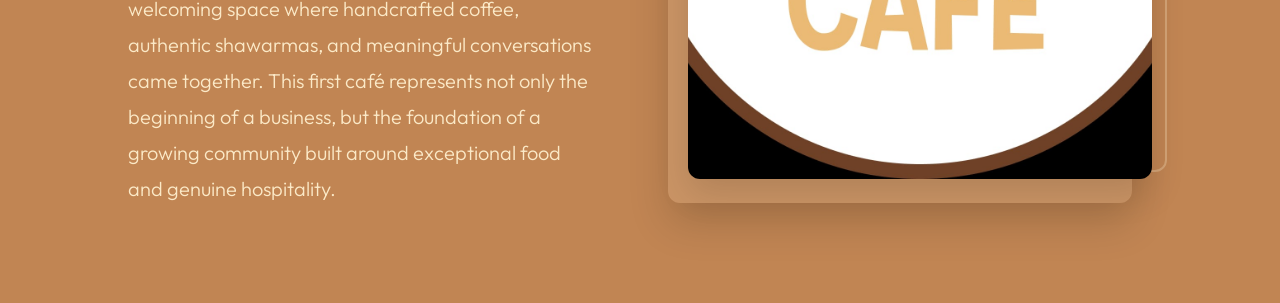
<file: story.html>
<!DOCTYPE html>
<html lang="en">
<head>
    <meta charset="UTF-8">
    <meta name="viewport" content="width=device-width, initial-scale=1.0">
    <title>Our Story | BB Cafe</title>
    <!-- Base styles for header and fonts -->
    <link rel="stylesheet" href="style.css">
    <!-- Specific styles for the editorial pages -->
    <link rel="stylesheet" href="about.css">
    
    <!-- Premium Typography -->
    <link rel="preconnect" href="https://fonts.googleapis.com">
    <link rel="preconnect" href="https://fonts.gstatic.com" crossorigin>
    <link href="https://fonts.googleapis.com/css2?family=League+Spartan:wght@800&family=Outfit:wght@300;400;500;600&family=Playfair+Display:ital,wght@0,400;0,600;0,700;1,400&display=swap" rel="stylesheet">
</head>
<body>
    <!-- Header Container -->
    <header class="header-container">
        <a href="index.html" class="nav-logo">
            <img src="logo.png" alt="BB Cafe Logo">
        </a>
        
        <nav class="navbar">
            <div class="nav-links">
                <a href="index.html">Home</a>
                <a href="story.html" class="active">Story</a>
                <a href="about.html">About</a>
                <a href="contact.html">Contact</a>
            </div>
        </nav>
        
        <a href="https://qrmenu.swadho.com/b/tVvFWf5lVhKQgfL3sAxL" target="_blank" class="nav-button">ORDER &rarr;</a>
        
        <button class="menu-toggle-btn" id="menu-toggle-btn">MENU</button>
    </header>

    <!-- Pop-out Mobile Menu Box -->
    <div class="mobile-dropdown" id="mobile-dropdown">
        <div class="dropdown-logo">
            <img src="logo.png" alt="BB Cafe Logo">
        </div>
        <div class="dropdown-links">
            <a href="index.html" >Home</a>
            <a href="story.html" class="active">Story</a>
            <a href="about.html" >About</a>
            <a href="contact.html" >Contact</a>
        </div>
        <a href="https://qrmenu.swadho.com/b/tVvFWf5lVhKQgfL3sAxL" target="_blank" class="dropdown-order-btn">ORDER &rarr;</a>
    </div>

    <main class="about-container">
        <!-- CARD 1: Cream -->
        <section class="editorial-card theme-cream" id="card-1">
            <div class="bg-word">HERITAGE</div>
            <div class="card-layout">
                <!-- Image on LEFT -->
                <div class="card-visual visual-left pre-anim-slide-right">
                    <div class="layered-frame">
                        <img src="tab1.jpg" alt="Authentic Shawarma Preparation" class="parallax-image">
                    </div>
                </div>
                <!-- Content on RIGHT -->
                <div class="card-content content-right">
                    <div class="section-number pre-anim-fade">01</div>
                    <div class="accent-line pre-anim-scale-x"></div>
                    <h2 class="card-heading pre-anim-fade-up delay-1" style="margin-bottom: 0.5rem;">THE LEGEND OF SHAWARMA</h2>
                    <h3 class="card-subheading pre-anim-fade-up delay-1">Where Every Bite Has A Story</h3>
                    <p class="card-body pre-anim-fade-up delay-2">
                        Long before it became a favorite across the world, shawarma was celebrated for its rich heritage and authentic flavors. Originating from the Middle East, it is crafted by slowly roasting perfectly marinated meat on a vertical spit, creating layers of tenderness and irresistible aroma. Over generations, shawarma evolved into more than just a meal—it became a symbol of tradition, craftsmanship, and togetherness that continues to inspire food lovers everywhere.
                    </p>
                </div>
            </div>
        </section>

        <!-- CARD 2: Caramel -->
        <section class="editorial-card theme-caramel" id="card-2">
            <div class="bg-word">VISION</div>
            <div class="card-layout">
                <!-- Content on LEFT -->
                <div class="card-content content-left">
                    <div class="section-number pre-anim-fade">02</div>
                    <div class="accent-line pre-anim-scale-x"></div>
                    <h2 class="card-heading pre-anim-fade-up delay-1" style="margin-bottom: 0.5rem;">THE IDEA WAS BORN</h2>
                    <h3 class="card-subheading pre-anim-fade-up delay-1">A Dream Shared Over Coffee</h3>
                    <p class="card-body pre-anim-fade-up delay-2">
                        Every remarkable journey begins with a simple idea. Inspired by unforgettable flavors and countless conversations over coffee, the vision for Brew's & Bite Cafe slowly came to life. The dream was to create a destination where handcrafted beverages and authentic shawarmas could exist together, offering guests a unique dining experience built on warmth, quality, and hospitality.
                    </p>
                </div>
                <!-- Image on RIGHT -->
                <div class="card-visual visual-right pre-anim-slide-left">
                    <div class="layered-frame">
                        <img src="tab2.jpg" alt="Planning over coffee" class="parallax-image">
                    </div>
                </div>
            </div>
        </section>

        <!-- CARD 3: Cream -->
        <section class="editorial-card theme-cream" id="card-3">
            <div class="bg-word">JOURNEY</div>
            <div class="card-layout">
                <!-- Image on LEFT -->
                <div class="card-visual visual-left pre-anim-slide-right">
                    <div class="layered-frame">
                        <img src="tab3.jpg" alt="Cafe interior planning" class="parallax-image">
                    </div>
                </div>
                <!-- Content on RIGHT -->
                <div class="card-content content-right">
                    <div class="section-number pre-anim-fade">03</div>
                    <div class="accent-line pre-anim-scale-x"></div>
                    <h2 class="card-heading pre-anim-fade-up delay-1" style="margin-bottom: 0.5rem;">TURNING VISION INTO REALITY</h2>
                    <h3 class="card-subheading pre-anim-fade-up delay-1">Planning Every Detail</h3>
                    <p class="card-body pre-anim-fade-up delay-2">
                        Months of planning, recipe testing, interior design, and countless refinements transformed the original vision into reality. Every ingredient was carefully selected, every recipe perfected, and every corner of the café thoughtfully designed to create an inviting atmosphere. From the menu to the customer experience, every decision reflected a commitment to excellence.
                    </p>
                </div>
            </div>
        </section>

        <!-- CARD 4: Caramel -->
        <section class="editorial-card theme-caramel" id="card-4">
            <div class="bg-word">BEGINNING</div>
            <div class="card-layout">
                <!-- Content on LEFT -->
                <div class="card-content content-left">
                    <div class="section-number pre-anim-fade">04</div>
                    <div class="accent-line pre-anim-scale-x"></div>
                    <h2 class="card-heading pre-anim-fade-up delay-1" style="margin-bottom: 0.5rem;">THE FIRST CHAPTER</h2>
                    <h3 class="card-subheading pre-anim-fade-up delay-1">ESTD. 2026 • VARANASI</h3>
                    <p class="card-body pre-anim-fade-up delay-2">
                        In 2026, Brew's & Bite Cafe proudly opened its first location in Varanasi, marking the beginning of an exciting journey. What started as a dream became a welcoming space where handcrafted coffee, authentic shawarmas, and meaningful conversations came together. This first café represents not only the beginning of a business, but the foundation of a growing community built around exceptional food and genuine hospitality.
                    </p>
                </div>
                <!-- Image on RIGHT -->
                <div class="card-visual visual-right pre-anim-slide-left">
                    <div class="layered-frame">
                        <img src="insta.jpg" alt="Cafe exterior opening" class="parallax-image">
                    </div>
                </div>
            </div>
        </section>

    </main>

    <script src="about.js"></script>
</body>
</html>
</file>
<file: style.css>
/* Reset & Base */
* {
    margin: 0;
    padding: 0;
    box-sizing: border-box;
}

:root {
    --cream: #fbe9c7;
    --coffee: #c18553;
    --coffee-hover: #5b3924;
}

body {
    font-family: 'Outfit', sans-serif;
    background-color: #000;
    color: var(--cream);
    height: 400vh; /* 4 sections, 100vh each mapped to scroll */
    overflow-x: hidden;
}

/* Typography */
h1, h2, h3, h4, .nav-logo {
    font-family: 'Playfair Display', serif;
}

/* Background & Canvas */
.canvas-container {
    position: fixed;
    top: 0;
    left: 0;
    width: 100vw;
    height: 100vh;
    z-index: -3;
    overflow: hidden;
}

canvas {
    width: 100%;
    height: 100%;
    object-fit: cover;
    display: block;
}


/* Giant Typography Overlay */
.bg-typography {
    position: fixed;
    top: 50%;
    left: 50%;
    transform: translate(-50%, -50%);
    width: 100vw;
    text-align: center;
    font-family: 'League Spartan', sans-serif;
    font-size: 14vw;
    font-weight: 800;
    text-transform: uppercase;
    letter-spacing: 0px;
    opacity: 0.12; /* 10-12% opacity */
    z-index: -2;
    pointer-events: none;
    white-space: nowrap;
    user-select: none;
    /* Dual-color text effect split perfectly down the middle */
    background: linear-gradient(90deg, var(--cream) 50%, var(--coffee) 50%);
    -webkit-background-clip: text;
    -webkit-text-fill-color: transparent;
}

/* Header Container */
.header-container {
    position: fixed;
    top: 2rem;
    left: 50%;
    transform: translateX(-50%);
    width: 96%;
    max-width: 1600px;
    display: flex;
    align-items: center;
    z-index: 100;
}

/* Navbar */
.navbar {
    flex-grow: 1;
    height: 55px;
    background: rgba(251, 233, 199, 0.35);
    backdrop-filter: blur(12px);
    -webkit-backdrop-filter: blur(12px);
    border: 1px solid rgba(251, 233, 199, 0.2);
    border-radius: 28px;
    display: flex;
    align-items: center;
    justify-content: center;
    padding: 0 2rem;
    margin-right: 2rem;
    box-shadow: 0 10px 30px rgba(0, 0, 0, 0.1);
}

.nav-logo {
    display: flex;
    align-items: center;
    justify-content: center;
    margin-right: 2rem;
    flex-shrink: 0;
}

.nav-logo img {
    height: 90px;
    width: auto;
    filter: drop-shadow(0 4px 6px rgba(0,0,0,0.2));
}

.nav-links {
    display: flex;
    gap: 2.5rem;
}

.nav-links a {
    text-decoration: none;
    color: #fff;
    font-size: 0.95rem;
    font-weight: 500;
    position: relative;
    padding-bottom: 4px;
    transition: color 0.3s;
}

.nav-links a:hover {
    color: var(--cream);
}

.nav-links a::after {
    content: '';
    position: absolute;
    bottom: 0;
    left: 0;
    width: 0%;
    height: 2px;
    background-color: var(--cream);
    transition: width 0.3s ease;
}

.nav-links a.active::after {
    width: 100%;
}

.nav-button {
    background-color: #733713;
    color: #fff;
    text-decoration: none;
    padding: 0 2rem;
    height: 55px;
    display: flex;
    align-items: center;
    justify-content: center;
    border-radius: 28px;
    font-size: 0.95rem;
    font-weight: 700;
    letter-spacing: 0.5px;
    transition: background-color 0.3s, transform 0.2s;
    flex-shrink: 0;
}

.nav-button:hover {
    background-color: var(--coffee-hover);
    transform: translateY(-2px);
}

/* Layout */
main {
    position: relative;
    z-index: 10;
}

.section {
    height: 100vh;
    display: flex;
    align-items: center;
    padding: 0 10%;
}

/* Left & Right Content */
.left-content {
    max-width: 600px;
    animation: fadeUp 1s cubic-bezier(0.16, 1, 0.3, 1) forwards;
}

.right-content {
    margin-left: auto;
    text-align: right;
    display: flex;
    flex-direction: column;
    align-items: flex-end;
    animation: fadeUp 1s cubic-bezier(0.16, 1, 0.3, 1) forwards;
}

.main-heading {
    font-family: 'League Spartan', sans-serif;
    font-size: 5.5rem;
    line-height: 1.1;
    font-weight: 800;
    margin-bottom: 1.5rem;
    color: var(--cream);
    text-transform: uppercase;
}

.caramel-text .main-heading {
    color: #733713;
}

.right-content .main-heading {
    white-space: nowrap;
}

.sub-heading {
    font-size: 1.4rem;
    font-weight: 300;
    line-height: 1.5;
    margin-bottom: 3rem;
    color: var(--cream);
    opacity: 0.9;
}

.right-content .sub-heading {
    max-width: 400px;
}

.caramel-text .sub-heading {
    color: #733713;
    font-weight: 400;
}

.cta-group {
    display: flex;
    gap: 1.5rem;
    align-items: center;
}

.right-content .cta-group {
    justify-content: flex-end;
}

.btn {
    text-decoration: none;
    padding: 1rem 2rem;
    border-radius: 30px;
    font-size: 0.95rem;
    font-weight: 600;
    letter-spacing: 1px;
    transition: all 0.3s ease;
}

.btn-primary {
    background-color: var(--coffee);
    color: #fff;
    box-shadow: 0 4px 15px rgba(193, 133, 83, 0.4);
}

.btn-primary:hover {
    background-color: var(--coffee-hover);
    transform: translateY(-3px);
    box-shadow: 0 8px 25px rgba(91, 57, 36, 0.5);
}

.btn-caramel {
    background-color: #733713;
    color: var(--cream);
    border: 2px solid #733713;
    box-shadow: 0 4px 15px rgba(91, 57, 36, 0.4);
}

.btn-caramel:hover {
    background-color: var(--coffee-hover);
    color: var(--cream);
    border-color: var(--coffee-hover);
    box-shadow: 0 8px 25px rgba(91, 57, 36, 0.5);
}

.btn-secondary {
    background-color: transparent;
    color: #fff;
    border: 1px solid rgba(255, 255, 255, 0.3);
}

.btn-secondary:hover {
    border-color: var(--cream);
    color: var(--cream);
    transform: translateY(-3px);
}

/* Scroll Indicator */
.scroll-indicator {
    position: fixed;
    bottom: 2rem;
    left: 50%;
    transform: translateX(-50%);
    display: flex;
    flex-direction: column;
    align-items: center;
    gap: 10px;
    z-index: 50;
    opacity: 0.7;
    animation: floating 2.5s ease-in-out infinite;
}

.mouse-icon {
    width: 24px;
    height: 36px;
    border: 2px solid var(--cream);
    border-radius: 12px;
    position: relative;
}

.mouse-icon::before {
    content: '';
    position: absolute;
    top: 6px;
    left: 50%;
    transform: translateX(-50%);
    width: 4px;
    height: 6px;
    background-color: var(--cream);
    border-radius: 2px;
}

.scroll-indicator span {
    font-size: 0.7rem;
    letter-spacing: 2px;
    color: var(--cream);
    font-weight: 500;
}

/* Cinematic Section Navigation */
.side-nav {
    position: fixed;
    top: 50%;
    transform: translateY(-50%);
    z-index: 50;
    display: flex;
    flex-direction: column;
    gap: 2rem;
}

.left-nav {
    left: 3rem;
}

.right-nav {
    right: 3rem;
    align-items: flex-end;
}

.nav-item {
    font-family: 'Playfair Display', serif;
    font-size: 0.9rem;
    letter-spacing: 2px;
    color: rgba(255, 255, 255, 0.4);
    writing-mode: vertical-rl;
    transform: rotate(180deg);
    transition: all 0.5s cubic-bezier(0.16, 1, 0.3, 1);
    cursor: pointer;
    opacity: 0; /* Hidden by default, controlled by JS */
    transform: rotate(180deg) translateY(-20px);
}

.left-nav .nav-item {
    transform: rotate(180deg) translateY(0);
    opacity: 1;
    color: var(--cream);
}

.right-nav .nav-item.visible {
    opacity: 0.5;
    transform: rotate(180deg) translateY(0);
}

.nav-item.active-side {
    color: var(--cream);
    font-weight: 600;
    font-size: 1.1rem;
    opacity: 1 !important;
}

/* Animations */
@keyframes fadeUp {
    from {
        opacity: 0;
        transform: translateY(40px);
        filter: blur(10px);
    }
    to {
        opacity: 1;
        transform: translateY(0);
        filter: blur(0);
    }
}

@keyframes floating {
    0%, 100% { transform: translate(-50%, 0); }
    50% { transform: translate(-50%, 8px); }
}

/* Scroll Transitions for Left Content */
.section {
    transition: opacity 0.8s ease, transform 0.8s ease, filter 0.8s ease;
}

.section.fade-out {
    opacity: 0;
    transform: translateY(-50px);
    filter: blur(8px);
}

/* =========================================================================
   MOBILE RESPONSIVENESS FIXES
   ========================================================================= */

/* Prevent scrolling and overflow */
html, body {
    max-width: 100vw;
    overflow-x: hidden !important;
}

/* Mobile Pop-out Box Defaults */
.menu-toggle-btn {
    display: none;
    background: var(--coffee);
    color: var(--cream);
    border: none;
    border-radius: 20px;
    padding: 0.5rem 1rem;
    font-family: 'Outfit', sans-serif;
    font-weight: 700;
    font-size: 0.9rem;
    cursor: pointer;
    margin-left: 10px;
    z-index: 1000;
}

.mobile-dropdown {
    display: none;
    position: fixed;
    top: 5rem;
    right: 5%;
    width: 250px;
    background: rgba(45, 25, 12, 0.95);
    backdrop-filter: blur(16px);
    -webkit-backdrop-filter: blur(16px);
    border: 1px solid rgba(251, 233, 199, 0.2);
    border-radius: 20px;
    padding: 1.5rem;
    z-index: 900;
    box-shadow: 0 10px 40px rgba(0,0,0,0.5);
    flex-direction: column;
    align-items: center;
    opacity: 0;
    transform: translateY(-10px);
    transition: opacity 0.3s ease, transform 0.3s ease;
}

.mobile-dropdown.active {
    display: flex;
    opacity: 1;
    transform: translateY(0);
}

.dropdown-logo img {
    height: 50px;
    margin-bottom: 1.5rem;
}

.dropdown-links {
    display: flex;
    flex-direction: column;
    width: 100%;
    align-items: center;
    gap: 1rem;
    margin-bottom: 1.5rem;
}

.dropdown-links a {
    color: var(--cream);
    text-decoration: none;
    font-size: 1.1rem;
    font-weight: 500;
    transition: color 0.2s;
}

.dropdown-links a.active {
    font-weight: 800;
    color: #fff;
}

.dropdown-order-btn {
    background: var(--coffee);
    color: var(--cream);
    text-decoration: none;
    padding: 0.8rem 1.5rem;
    border-radius: 20px;
    font-weight: 700;
    width: 100%;
    text-align: center;
}

/* Mobile Breakpoint Modifications */
@media (max-width: 768px) {
    /* Navbar override */
    .navbar {
        display: none !important;
    }

    .header-container {
        justify-content: space-between;
        padding: 0 5%;
        width: 100%;
        max-width: 100vw;
        left: 0;
        transform: none;
        top: 1rem;
    }

    .nav-logo {
        margin-right: auto;
    }
    
    .nav-logo img {
        height: 60px;
    }

    .nav-button {
        display: none !important; /* Hide original order button, it's inside the dropdown now */
    }

    .menu-toggle-btn {
        display: block;
    }

    /* Giant BG text */
    .bg-typography {
        font-size: 4rem; /* Hard limit for mobile */
        white-space: normal; /* Let it wrap if needed */
        line-height: 1;
    }

    /* Hero section vertical stacking */
    .section#home {
        flex-direction: column;
        justify-content: center;
        align-items: center;
        text-align: center;
        padding: 0 1rem;
    }

    .section#home .left-content {
        margin-top: 15vh; /* Push down to avoid header */
        margin-bottom: auto;
        display: flex;
        flex-direction: column;
        align-items: center;
        z-index: 5;
    }
    
    .section#home .right-content {
        margin-top: 0; 
        margin-bottom: auto;
        display: flex;
        flex-direction: column;
        align-items: center;
        z-index: 5;
    }

    /* Push text away from edges and reduce size */
    .main-heading,
    .caramel-text .main-heading {
        font-size: 2.8rem;
        line-height: 1.1;
        margin-bottom: 0.5rem;
        white-space: normal !important; /* Prevent widening */
        text-align: center;
        color: #fff !important;
        text-shadow: 0 2px 8px rgba(0,0,0,0.8);
    }

    .sub-heading,
    .caramel-text .sub-heading {
        font-size: 1.1rem;
        margin-bottom: 1.5rem;
        max-width: 100%;
        text-align: center;
        color: #fff !important;
        text-shadow: 0 2px 6px rgba(0,0,0,0.8);
    }

    /* Center and stack CTA buttons */
    .cta-group {
        flex-direction: column;
        width: 100%;
        gap: 1rem;
    }
    
    .right-content .cta-group {
        justify-content: center;
    }

    .btn {
        width: 100%;
        max-width: 320px;
        min-height: 48px; /* Touch target */
        display: flex;
        align-items: center;
        justify-content: center;
        font-size: 0.9rem;
        background-color: rgba(255, 255, 255, 0.95) !important;
        color: #000 !important;
        border: none !important;
        box-shadow: 0 4px 15px rgba(0,0,0,0.5) !important;
    }

    /* Scroll Indicator push up */
    .scroll-indicator {
        bottom: 2rem;
    }
}
</file>
<file: about.css>
/* ABOUT PAGE STYLES */
body {
    height: auto;
    background-color: var(--cream);
}

.about-container {
    width: 100%;
    overflow-x: hidden;
    background-color: var(--cream);
    padding-top: 100px; /* Space for fixed header */
}

.editorial-card {
    min-height: 90vh;
    display: flex;
    align-items: center;
    justify-content: center;
    padding: 6rem 10%;
    position: relative;
    transition: background-color 0.8s ease;
}

.card-layout {
    display: flex;
    align-items: center;
    justify-content: space-between;
    width: 100%;
    max-width: 1400px;
    gap: 6rem;
    position: relative;
    z-index: 1;
}

/* BACKGROUND WORDS */
.bg-word {
    position: absolute;
    top: 50%;
    left: 50%;
    transform: translate(-50%, -50%);
    font-family: 'League Spartan', sans-serif;
    font-size: 15vw;
    font-weight: 800;
    opacity: 0.08;
    z-index: 0;
    pointer-events: none;
    white-space: nowrap;
    user-select: none;
}

/* THEMES */
.theme-cream {
    background-color: var(--cream);
}
.theme-cream .card-heading,
.theme-cream .section-number,
.theme-cream .signature,
.theme-cream .bg-word {
    color: #733713;
}
.theme-cream .card-body,
.theme-cream .quote-text {
    color: var(--coffee-hover);
}
.theme-cream .accent-line {
    background-color: #733713;
}
.theme-cream .quote-icon {
    color: var(--coffee);
}

.theme-caramel {
    background-color: var(--coffee);
}
.theme-caramel .card-heading,
.theme-caramel .card-subheading,
.theme-caramel .section-number,
.theme-caramel .signature,
.theme-caramel .bg-word {
    color: var(--cream);
}
.theme-caramel .card-body,
.theme-caramel .quote-text {
    color: var(--cream);
    opacity: 0.9;
}
.theme-caramel .accent-line {
    background-color: var(--cream);
}
.theme-caramel .quote-icon {
    color: rgba(251, 233, 199, 0.4);
}

/* TYPOGRAPHY */
.section-number {
    font-family: 'Outfit', sans-serif;
    font-size: 1.1rem;
    font-weight: 600;
    letter-spacing: 2px;
    margin-bottom: 1rem;
}

.accent-line {
    width: 60px;
    height: 2px;
    margin-bottom: 2rem;
    transform-origin: left;
}

.card-heading {
    font-family: 'League Spartan', sans-serif;
    font-size: 4.5rem;
    line-height: 1.1;
    font-weight: 800;
    text-transform: uppercase;
    margin-bottom: 2rem;
}

.card-subheading {
    font-family: 'Outfit', sans-serif;
    font-size: 1.8rem;
    font-weight: 500;
    color: #c18553;
    margin-bottom: 2rem;
}

.card-body {
    font-size: 1.25rem;
    line-height: 1.8;
    font-weight: 300;
    max-width: 500px;
}

.founder-quote {
    margin-top: 3rem;
    padding-top: 2rem;
    border-top: 1px solid rgba(193, 133, 83, 0.3);
    position: relative;
}
.theme-caramel .founder-quote {
    border-top-color: rgba(251, 233, 199, 0.2);
}

.quote-icon {
    font-family: 'Playfair Display', serif;
    font-size: 4rem;
    line-height: 0;
    position: absolute;
    top: 3.5rem;
    left: -2rem;
    opacity: 0.3;
}

.quote-text {
    font-family: 'Playfair Display', serif;
    font-style: italic;
    font-size: 1.6rem;
    line-height: 1.5;
    margin-bottom: 1rem;
}

.signature {
    font-family: 'Playfair Display', serif;
    font-size: 1.2rem;
    font-weight: 600;
}

/* VISUALS & EFFECTS */
.card-visual {
    flex: 1;
    display: flex;
    position: relative;
}

.visual-left {
    justify-content: flex-start;
}

.visual-right {
    justify-content: flex-end;
}

.card-content {
    flex: 1;
    display: flex;
    flex-direction: column;
    justify-content: center;
    position: relative;
    z-index: 10;
}

.layered-frame {
    position: relative;
    width: 100%;
    max-width: 550px;
    aspect-ratio: 4/5;
}

/* Paper layer 1 */
.layered-frame::before {
    content: '';
    position: absolute;
    top: 20px;
    left: -20px;
    width: 100%;
    height: 100%;
    background: rgba(255,255,255,0.8);
    border-radius: 12px;
    box-shadow: 0 20px 40px rgba(0,0,0,0.08);
    z-index: 1;
    transition: transform 0.4s ease;
}

.theme-caramel .layered-frame::before {
    background: rgba(251, 233, 199, 0.15);
    box-shadow: 0 20px 40px rgba(0,0,0,0.15);
}

/* Paper layer 2 */
.layered-frame::after {
    content: '';
    position: absolute;
    top: -15px;
    right: -15px;
    width: 100%;
    height: 100%;
    border: 2px solid rgba(193, 133, 83, 0.3);
    border-radius: 12px;
    z-index: 0;
}

.theme-caramel .layered-frame::after {
    border-color: rgba(251, 233, 199, 0.3);
}

.layered-frame img {
    position: relative;
    width: 100%;
    height: 100%;
    object-fit: cover;
    border-radius: 12px;
    z-index: 2;
    box-shadow: 0 15px 35px rgba(0,0,0,0.12);
    transition: transform 0.4s ease;
}

/* Hover effect */
.layered-frame:hover img {
    transform: translate(5px, -5px);
}
.layered-frame:hover::before {
    transform: translate(-5px, 5px);
}

/* ANIMATION STATES */
.pre-anim-fade { opacity: 0; transition: opacity 1s ease; }
.pre-anim-fade-up { opacity: 0; transform: translateY(40px); transition: all 1s cubic-bezier(0.16, 1, 0.3, 1); }
.pre-anim-slide-left { opacity: 0; transform: translateX(60px); transition: all 1.2s cubic-bezier(0.16, 1, 0.3, 1); }
.pre-anim-slide-right { opacity: 0; transform: translateX(-60px); transition: all 1.2s cubic-bezier(0.16, 1, 0.3, 1); }
.pre-anim-scale-x { transform: scaleX(0); transition: transform 0.8s cubic-bezier(0.16, 1, 0.3, 1); }

.layered-frame .parallax-image {
    transform: scale(0.95);
    transition: transform 1.5s cubic-bezier(0.16, 1, 0.3, 1);
}

/* Active animation class */
.anim-active .pre-anim-fade,
.anim-active .pre-anim-fade-up,
.anim-active .pre-anim-slide-left,
.anim-active .pre-anim-slide-right {
    opacity: 1;
    transform: translate(0) scale(1);
}
.anim-active .pre-anim-scale-x {
    transform: scaleX(1);
}
.anim-active .parallax-image {
    transform: scale(1);
}

/* Delays */
.delay-1 { transition-delay: 0.2s; }
.delay-2 { transition-delay: 0.4s; }
.delay-3 { transition-delay: 0.7s; }

/* RESPONSIVENESS */
@media (max-width: 1024px) {
    .card-heading { font-size: 3.5rem; }
    .card-layout { gap: 3rem; }
}

@media (max-width: 768px) {
    .editorial-card {
        padding: 6rem 5%;
    }
    
    .card-layout {
        flex-direction: column;
        gap: 4rem;
    }
    
    .card-visual, .card-content {
        width: 100%;
        max-width: 600px;
    }
    
    .card-content {
        order: 2;
    }
    
    .card-visual {
        order: 1;
        justify-content: center;
    }
    
    .team-layout .card-content {
        order: 1;
    }
    
    .team-layout .card-visual {
        order: 2;
    }
    
    .layered-frame::before {
        top: 15px;
        left: -10px;
    }
}

/* TEAM PROFILES */
.team-grid {
    display: grid;
    grid-template-columns: repeat(auto-fit, minmax(240px, 1fr));
    gap: 2rem;
    width: 100%;
}

.profile-card {
    background: rgba(251, 233, 199, 0.08); /* Works beautifully against the Caramel background */
    backdrop-filter: blur(15px);
    -webkit-backdrop-filter: blur(15px);
    border: 1px solid rgba(251, 233, 199, 0.15);
    border-radius: 24px;
    padding: 2rem 1.5rem;
    display: flex;
    flex-direction: column;
    align-items: center;
    text-align: center;
    box-shadow: 0 10px 30px rgba(0,0,0,0.1);
    transition: transform 0.4s cubic-bezier(0.16, 1, 0.3, 1), box-shadow 0.4s ease;
}

.profile-card:hover {
    transform: translateY(-10px);
    box-shadow: 0 15px 40px rgba(0,0,0,0.2), 0 0 15px rgba(251, 233, 199, 0.15);
}

.profile-image {
    width: 100%;
    height: 220px;
    border-radius: 16px;
    object-fit: cover;
    margin-top: 0;
    margin-bottom: 1.5rem;
    box-shadow: 0 8px 25px rgba(0,0,0,0.2);
    border: 2px solid rgba(251, 233, 199, 0.3);
}

.profile-name {
    font-family: 'League Spartan', sans-serif;
    font-size: 1.5rem;
    font-weight: 800;
    text-transform: uppercase;
    color: var(--cream);
    margin-bottom: 0.2rem;
}

.profile-role {
    font-family: 'Outfit', sans-serif;
    font-size: 0.9rem;
    font-weight: 600;
    color: rgba(251, 233, 199, 0.7);
    margin-bottom: 1rem;
    text-transform: uppercase;
    letter-spacing: 1px;
}

.profile-desc {
    font-family: 'Outfit', sans-serif;
    font-size: 0.95rem;
    font-weight: 300;
    line-height: 1.6;
    color: var(--cream);
    opacity: 0.85;
    margin-bottom: 1.5rem;
    white-space: nowrap;
    overflow: hidden;
    text-overflow: ellipsis;
    width: 100%;
}

.social-links {
    display: flex;
    gap: 1rem;
    margin-top: auto;
}

.social-icon {
    width: 36px;
    height: 36px;
    border-radius: 50%;
    background: rgba(251, 233, 199, 0.1);
    display: flex;
    align-items: center;
    justify-content: center;
    transition: all 0.3s cubic-bezier(0.16, 1, 0.3, 1);
    color: var(--cream);
    text-decoration: none;
}

.social-icon:hover {
    background: var(--cream);
    color: var(--coffee);
    transform: scale(1.1) translateY(-3px);
}

.social-icon svg {
    width: 18px;
    height: 18px;
    fill: currentColor;
}

/* Staggered delays for the team profiles */
.delay-4 { transition-delay: 0.4s; }
.delay-5 { transition-delay: 0.6s; }
</file>
